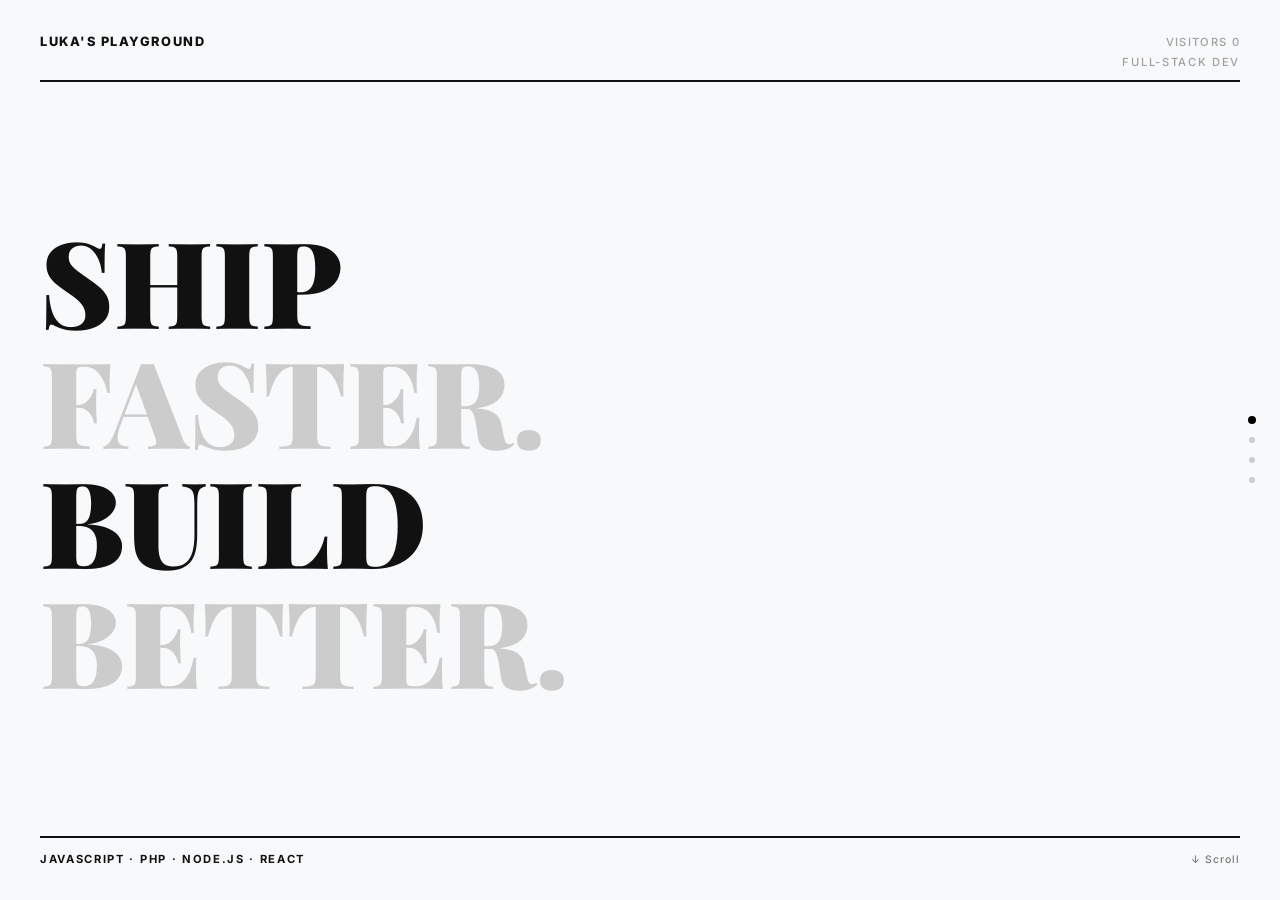
<file: index.html>
<!DOCTYPE html>
<html lang="ko">
<head>
    <meta charset="UTF-8">
    <meta name="viewport" content="width=device-width, initial-scale=1.0">
    <meta name="description" content="개발자 포트폴리오 — Luka's Playground">
    <title>Luka's Playground</title>
    <link rel="icon" type="image/svg+xml" href="favicon.svg">
    <link rel="preconnect" href="https://fonts.googleapis.com">
    <link rel="preconnect" href="https://fonts.gstatic.com" crossorigin>
    <link href="https://fonts.googleapis.com/css2?family=Inter:wght@400;500;600;700;900&family=Playfair+Display:wght@700;900&display=swap" rel="stylesheet">
    <link rel="stylesheet" href="styles.css">
</head>
<body>
<div class="snap-container">

    <!-- Hero Section -->
    <section class="hero" id="home">
      <div class="hero-top">
        <span class="hero-logo">LUKA'S PLAYGROUND</span>
        <div class="hero-meta">
          <span id="visitor-count" class="hero-visitors">VISITORS 0</span>
          <span class="hero-role">FULL-STACK DEV</span>
        </div>
      </div>
      <div class="hero-title-wrap">
        <h1 class="hero-title">
          <span class="verb">SHIP</span><span class="mod">FASTER.</span>
          <span class="verb">BUILD</span><span class="mod">BETTER.</span>
        </h1>
      </div>
      <div class="hero-bottom">
        <span class="hero-stack">JAVASCRIPT · PHP · NODE.JS · REACT</span>
        <span class="hero-scroll">↓ Scroll</span>
      </div>
    </section>

    <!-- About & Skills Section -->
    <section class="about" id="about">
      <div class="container">
        <h2 class="section-header">01 — ABOUT & SKILLS</h2>
        <div class="about-grid">
          <div class="about-bio">
            <h3 class="about-title">사용자 경험과 비즈니스 가치를 극대화하는 <strong>풀스택 개발자</strong>입니다.</h3>
            <p class="about-text">
              빠른 배포와 안정적인 코드 구조를 지향하며, 복잡한 비즈니스 요구나 데이터를 직관적이고 효율적인 서비스로 풀어내는 것에 강점이 있습니다.
              프론트엔드의 디테일한 UI/UX 반응형 구현부터 백엔드 REST API 설계, 데이터베이스 최적화까지 서비스 전반의 완성도를 주도합니다.
            </p>
            <div class="about-highlights">
              <div class="highlight-item">
                <span class="highlight-num">01</span>
                <span class="highlight-text">실무 중심 데이터베이스 & API 구조 설계</span>
              </div>
              <div class="highlight-item">
                <span class="highlight-num">02</span>
                <span class="highlight-text">반응형 UI & 웹 인터랙션 최적화</span>
              </div>
              <div class="highlight-item">
                <span class="highlight-num">03</span>
                <span class="highlight-text">AI 도구 및 패키지 연동 모듈 개발</span>
              </div>
            </div>
          </div>

          <div class="about-skills">
            <div class="skill-group">
              <h4 class="skill-category">FRONTEND</h4>
              <div class="skill-tags">
                <span class="skill-tag">JavaScript (ES6+)</span>
                <span class="skill-tag">React</span>
                <span class="skill-tag">Next.js</span>
                <span class="skill-tag">HTML5 / CSS3</span>
                <span class="skill-tag">Chart.js</span>
              </div>
            </div>
            <div class="skill-group">
              <h4 class="skill-category">BACKEND & DATABASE</h4>
              <div class="skill-tags">
                <span class="skill-tag">Node.js</span>
                <span class="skill-tag">Express</span>
                <span class="skill-tag">PHP</span>
                <span class="skill-tag">CodeIgniter</span>
                <span class="skill-tag">MySQL</span>
                <span class="skill-tag">MongoDB</span>
                <span class="skill-tag">REST API</span>
              </div>
            </div>
            <div class="skill-group">
              <h4 class="skill-category">TOOLS & INTEGRATIONS</h4>
              <div class="skill-tags">
                <span class="skill-tag">Git / GitHub</span>
                <span class="skill-tag">Chrome Ext (MV3)</span>
                <span class="skill-tag">PG 결제 (NicePay / KCP)</span>
                <span class="skill-tag">npm Package</span>
              </div>
            </div>
          </div>
        </div>
      </div>
    </section>

    <!-- Projects Section -->
    <section class="projects" id="projects">
      <div class="container">
        <h2 class="section-header">02 — WORK</h2>
        <div class="project-list">

          <div class="project-row">
            <div class="project-info">
              <div class="project-title-area">
                <span class="project-name">SQL ANALYTICS</span>
                <span class="project-desc">대용량 SQL 분석 시각화 대시보드</span>
              </div>
              <div class="project-tags">
                <span class="tag">SQL</span>
                <span class="tag">Node.js</span>
                <span class="tag">Chart.js</span>
                <span class="tag">MySQL</span>
              </div>
            </div>
            <div class="project-impact">
              <span class="impact-badge">핵심 성과</span>
              <span class="impact-text">실시간 차트 렌더링 및 쿼리 응답 구조 개선</span>
            </div>
            <a href="details/sql-analytics.html" class="project-link" aria-label="View SQL Analytics Dashboard">
              <span>Detail</span> →
            </a>
          </div>

          <div class="project-row">
            <div class="project-info">
              <div class="project-title-area">
                <span class="project-name">TRIP PLANNER</span>
                <span class="project-desc">맞춤형 연계 여행 일정 플래너</span>
              </div>
              <div class="project-tags">
                <span class="tag">React</span>
                <span class="tag">Node.js</span>
                <span class="tag">MongoDB</span>
              </div>
            </div>
            <div class="project-impact">
              <span class="impact-badge">핵심 성과</span>
              <span class="impact-text">사용자 동선 기반 데이터 모델링 및 일정 CRUD</span>
            </div>
            <a href="details/trip-planner.html" class="project-link" aria-label="Visit Trip Planner">
              <span>Detail</span> →
            </a>
          </div>

          <div class="project-row">
            <div class="project-info">
              <div class="project-title-area">
                <span class="project-name">AIKIT</span>
                <span class="project-desc">AI 연동 자동화 툴킷 npm 패키지</span>
              </div>
              <div class="project-tags">
                <span class="tag">JavaScript</span>
                <span class="tag">npm</span>
                <span class="tag">AI API</span>
              </div>
            </div>
            <div class="project-impact">
              <span class="impact-badge">핵심 성과</span>
              <span class="impact-text">모듈화 패키지 배포 및 비동기 API 처리 단순화</span>
            </div>
            <a href="details/aikit.html" class="project-link" aria-label="Visit AIKit">
              <span>Detail</span> →
            </a>
          </div>

          <div class="project-row">
            <div class="project-info">
              <div class="project-title-area">
                <span class="project-name">AUTO WARRANTY</span>
                <span class="project-desc">자동차 보증 관리 플랫폼</span>
              </div>
              <div class="project-tags">
                <span class="tag">MySQL</span>
                <span class="tag">REST API</span>
                <span class="tag">PHP</span>
              </div>
            </div>
            <div class="project-impact">
              <span class="impact-badge">핵심 성과</span>
              <span class="impact-text">보증 이력 추적 API 모듈 및 조회 트랜잭션 구축</span>
            </div>
            <a href="details/auto-warranty.html" class="project-link" aria-label="Visit Auto Warranty Platform">
              <span>Detail</span> →
            </a>
          </div>

          <div class="project-row">
            <div class="project-info">
              <div class="project-title-area">
                <span class="project-name">ENTERPRISE LMS</span>
                <span class="project-desc">기업형 통합 학습 관리 시스템</span>
              </div>
              <div class="project-tags">
                <span class="tag">CodeIgniter</span>
                <span class="tag">MySQL</span>
              </div>
            </div>
            <div class="project-impact">
              <span class="impact-badge private-badge">비즈니스 프로젝트</span>
              <span class="impact-text">대규모 수강생 권한 제어 및 강의 진도율 트래킹</span>
            </div>
            <div class="project-link disabled">
              <span>Internal</span>
            </div>
          </div>

          <div class="project-row">
            <div class="project-info">
              <div class="project-title-area">
                <span class="project-name">GROUP BUY</span>
                <span class="project-desc">크론 기반 배치 결제 공동구매 서비스</span>
              </div>
              <div class="project-tags">
                <span class="tag">NicePay</span>
                <span class="tag">Cron Batch</span>
                <span class="tag">PHP</span>
              </div>
            </div>
            <div class="project-impact">
              <span class="impact-badge">핵심 성과</span>
              <span class="impact-text">예약 결제 인터페이스 및 배치 자동 결제 시스템 구축</span>
            </div>
            <a href="details/group-buy.html" class="project-link" aria-label="View Group Buy project">
              <span>Detail</span> →
            </a>
          </div>

          <div class="project-row">
            <div class="project-info">
              <div class="project-title-area">
                <span class="project-name">BIO RESEARCH CMS</span>
                <span class="project-desc">바이오 연구 데이터 다국어 CMS</span>
              </div>
              <div class="project-tags">
                <span class="tag">MVC</span>
                <span class="tag">다국어 i18n</span>
                <span class="tag">PHP</span>
              </div>
            </div>
            <div class="project-impact">
              <span class="impact-badge">핵심 성과</span>
              <span class="impact-text">다국어 데이터베이스 스키마 설계 및 동적 콘텐츠 제공</span>
            </div>
            <a href="details/bio-research-cms.html" class="project-link" aria-label="Visit Bio Research CMS">
              <span>Detail</span> →
            </a>
          </div>

          <div class="project-row">
            <div class="project-info">
              <div class="project-title-area">
                <span class="project-name">SUBSCRIPTION E-C</span>
                <span class="project-desc">정기 결제 커머스 플랫폼</span>
              </div>
              <div class="project-tags">
                <span class="tag">KCP PG</span>
                <span class="tag">MySQL</span>
              </div>
            </div>
            <div class="project-impact">
              <span class="impact-badge private-badge">비즈니스 프로젝트</span>
              <span class="impact-text">정기 결제 토큰화 연동 및 구독 주기 관리</span>
            </div>
            <div class="project-link disabled">
              <span>Internal</span>
            </div>
          </div>

          <div class="project-row">
            <div class="project-info">
              <div class="project-title-area">
                <span class="project-name">FILE MANAGER</span>
                <span class="project-desc">웹 기반 에디터 포함 파일 매니저</span>
              </div>
              <div class="project-tags">
                <span class="tag">JS</span>
                <span class="tag">CodeMirror</span>
              </div>
            </div>
            <div class="project-impact">
              <span class="impact-badge">핵심 성과</span>
              <span class="impact-text">실시간 텍스트 에디팅 및 트리 구조 파일 탐색기</span>
            </div>
            <a href="details/file-manager.html" class="project-link" aria-label="View File Manager demo">
              <span>Detail</span> →
            </a>
          </div>

          <div class="project-row">
            <div class="project-info">
              <div class="project-title-area">
                <span class="project-name">TICKET TIMER</span>
                <span class="project-desc">티켓팅 타임 타이머 크롬 익스텐션</span>
              </div>
              <div class="project-tags">
                <span class="tag">JavaScript</span>
                <span class="tag">Chrome Ext MV3</span>
              </div>
            </div>
            <div class="project-impact">
              <span class="impact-badge">핵심 성과</span>
              <span class="impact-text">서버 타임 동기화 및 백그라운드 서비스 워커 처리</span>
            </div>
            <a href="details/ticket-timer.html" class="project-link" aria-label="View Ticket Timer on GitHub">
              <span>Detail</span> →
            </a>
          </div>

          <div class="project-row">
            <div class="project-info">
              <div class="project-title-area">
                <span class="project-name">TUTORIAL COLLECTION</span>
                <span class="project-desc">웹 핵심 기술 실습 예제 및 튜토리얼 (33개)</span>
              </div>
              <div class="project-tags">
                <span class="tag">Vanilla JS</span>
                <span class="tag">React</span>
                <span class="tag">Next.js</span>
              </div>
            </div>
            <div class="project-impact">
              <span class="impact-badge">핵심 성과</span>
              <span class="impact-text">프론트엔드 개념 실습 및 인터랙티브 샘플 모음</span>
            </div>
            <a href="details/tutorial.html" class="project-link" aria-label="View Tutorial Collection">
              <span>Detail</span> →
            </a>
          </div>

          <div class="project-row project-row--more">
            <div class="project-info">
              <div class="project-title-area">
                <span class="project-name">MORE REPOSITORIES</span>
                <span class="project-desc">GitHub 전체 오픈소스 레포지토리 탐색</span>
              </div>
            </div>
            <a href="https://github.com/lukaPlayground" target="_blank" rel="noopener" class="project-link" aria-label="View all repositories on GitHub">
              <span>GitHub</span> →
            </a>
          </div>

        </div>
      </div>
    </section>

    <!-- Contact Section -->
    <section class="contact" id="contact">
      <h2 class="section-header contact-header">03 — CONTACT</h2>
      <div class="contact-title-wrap">
        <h2 class="contact-title">LET'S<br>WORK.</h2>
      </div>
      <div class="contact-footer">
        <a href="https://github.com/lukaPlayground" target="_blank" rel="noopener" class="contact-link">GITHUB</a>
        <a href="mailto:lukaplayground2026@gmail.com" class="contact-link">EMAIL</a>
      </div>
    </section>

</div>

<nav class="dot-nav" aria-label="Section navigation">
  <button class="dot active" data-section="home" aria-label="Intro"></button>
  <button class="dot" data-section="about" aria-label="About"></button>
  <button class="dot" data-section="projects" aria-label="Work"></button>
  <button class="dot" data-section="contact" aria-label="Contact"></button>
</nav>

<script src="script.js"></script>
</body>
</html>
</file>
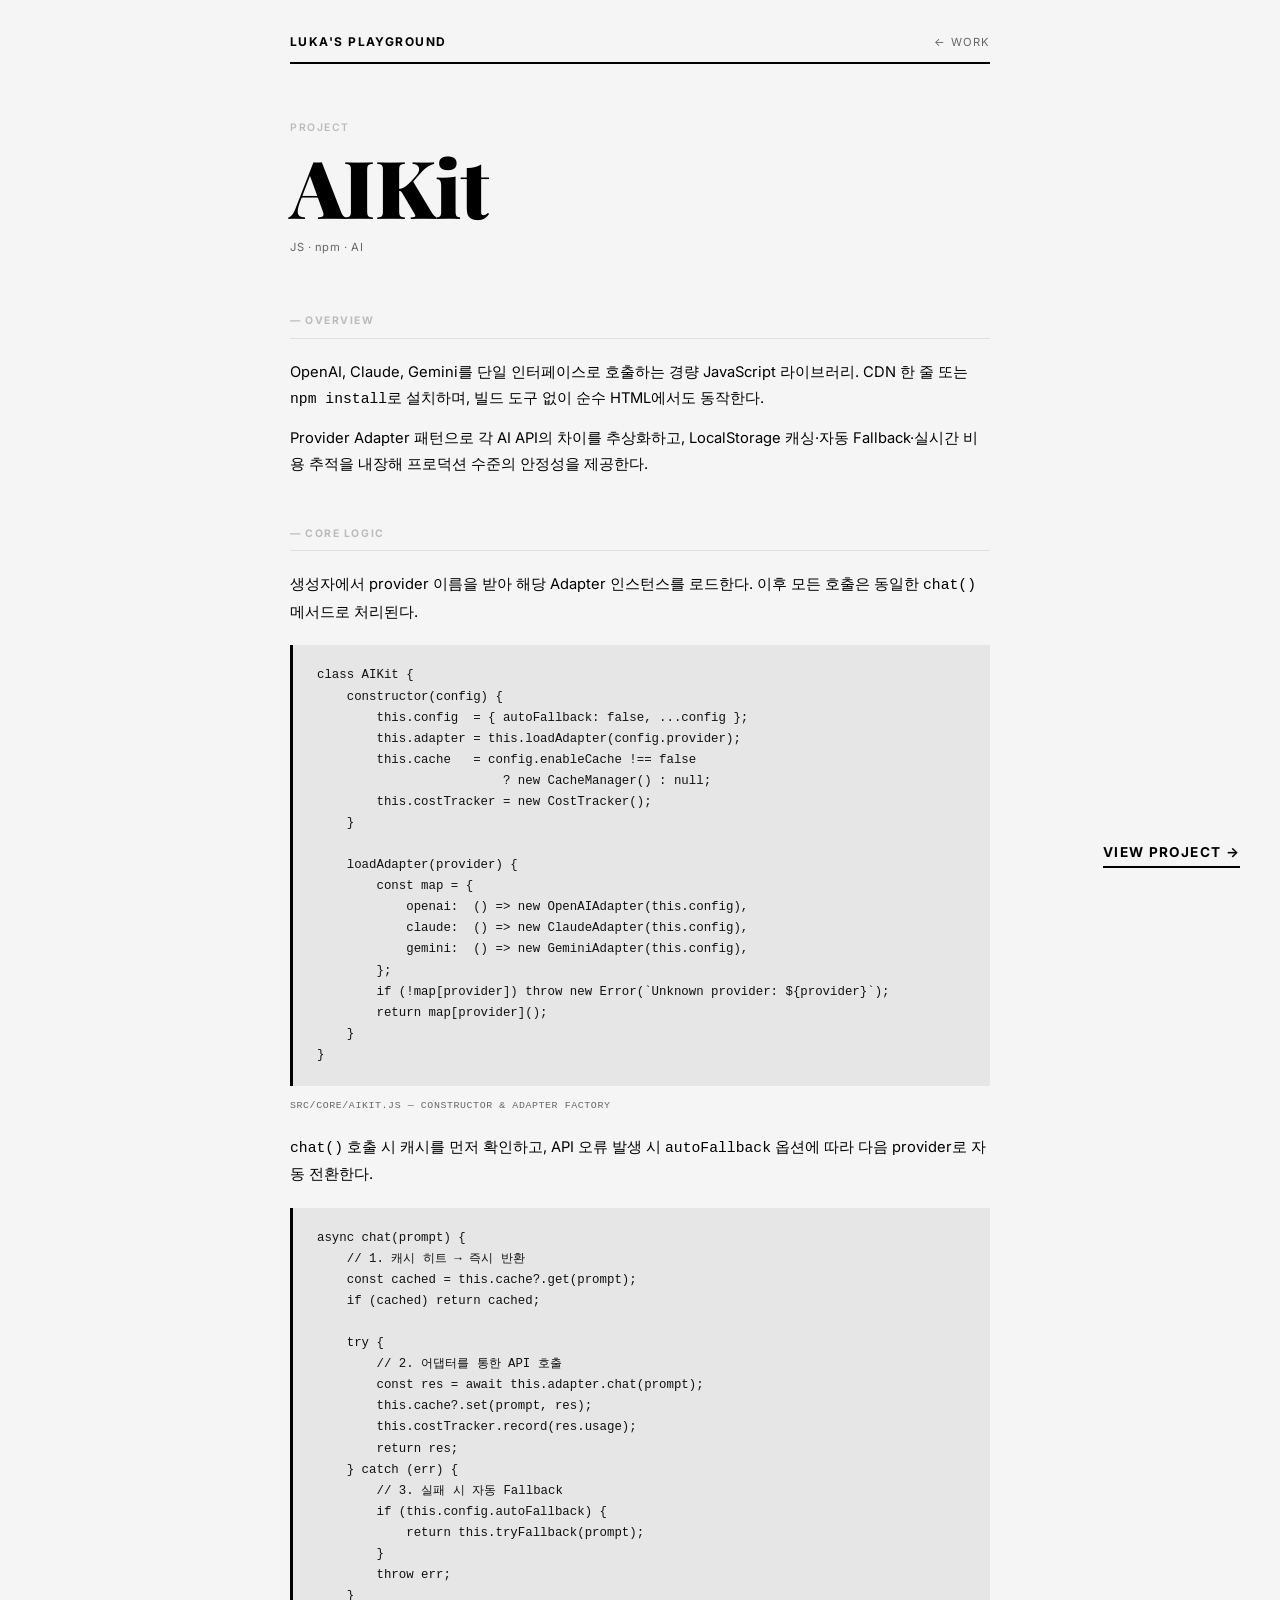
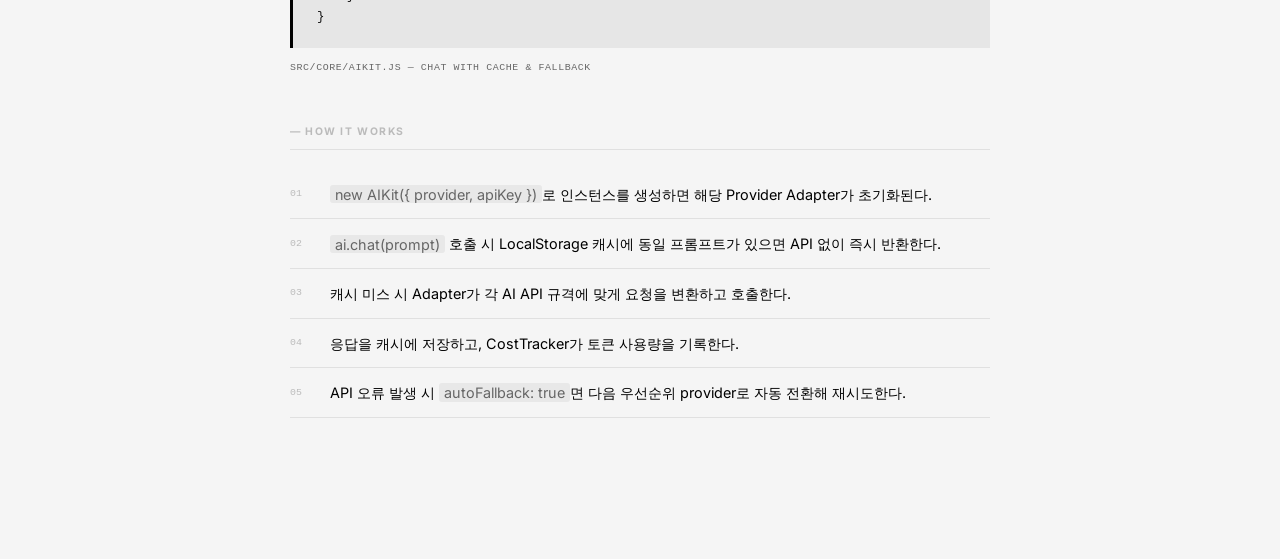
<file: details/aikit.html>
<!DOCTYPE html>
<html lang="ko">
<head>
  <meta charset="UTF-8">
  <meta name="viewport" content="width=device-width, initial-scale=1.0">
  <title>AIKit — Luka's Playground</title>
  <link rel="icon" type="image/svg+xml" href="../favicon.svg">
  <link rel="preconnect" href="https://fonts.googleapis.com">
  <link rel="preconnect" href="https://fonts.gstatic.com" crossorigin>
  <link href="https://fonts.googleapis.com/css2?family=Inter:wght@400;500;600;700;900&family=Playfair+Display:wght@700;900&display=swap" rel="stylesheet">
  <link rel="stylesheet" href="detail.css">
</head>
<body>
<div class="page">

  <header class="top-bar">
    <a href="../index.html" class="site-name">Luka's Playground</a>
    <a href="../index.html#projects" class="back-link">← Work</a>
  </header>

  <div class="project-header">
    <p class="project-label">Project</p>
    <h1 class="project-title">AIKit</h1>
    <p class="project-tags">JS · npm · AI</p>
  </div>

  <section class="section">
    <p class="section-label">— Overview</p>
    <p class="section-text">
      OpenAI, Claude, Gemini를 단일 인터페이스로 호출하는 경량 JavaScript 라이브러리.
      CDN 한 줄 또는 <code>npm install</code>로 설치하며,
      빌드 도구 없이 순수 HTML에서도 동작한다.
    </p>
    <p class="section-text">
      Provider Adapter 패턴으로 각 AI API의 차이를 추상화하고,
      LocalStorage 캐싱·자동 Fallback·실시간 비용 추적을 내장해
      프로덕션 수준의 안정성을 제공한다.
    </p>
  </section>

  <section class="section">
    <p class="section-label">— Core Logic</p>
    <p class="section-text">
      생성자에서 provider 이름을 받아 해당 Adapter 인스턴스를 로드한다.
      이후 모든 호출은 동일한 <code>chat()</code> 메서드로 처리된다.
    </p>
    <div class="code-block"><pre>class AIKit {
    constructor(config) {
        this.config  = { autoFallback: false, ...config };
        this.adapter = this.loadAdapter(config.provider);
        this.cache   = config.enableCache !== false
                         ? new CacheManager() : null;
        this.costTracker = new CostTracker();
    }

    loadAdapter(provider) {
        const map = {
            openai:  () => new OpenAIAdapter(this.config),
            claude:  () => new ClaudeAdapter(this.config),
            gemini:  () => new GeminiAdapter(this.config),
        };
        if (!map[provider]) throw new Error(`Unknown provider: ${provider}`);
        return map[provider]();
    }
}</pre></div>
    <p class="code-caption">src/core/AIKit.js — constructor & adapter factory</p>

    <p class="section-text">
      <code>chat()</code> 호출 시 캐시를 먼저 확인하고, API 오류 발생 시
      <code>autoFallback</code> 옵션에 따라 다음 provider로 자동 전환한다.
    </p>
    <div class="code-block"><pre>async chat(prompt) {
    // 1. 캐시 히트 → 즉시 반환
    const cached = this.cache?.get(prompt);
    if (cached) return cached;

    try {
        // 2. 어댑터를 통한 API 호출
        const res = await this.adapter.chat(prompt);
        this.cache?.set(prompt, res);
        this.costTracker.record(res.usage);
        return res;
    } catch (err) {
        // 3. 실패 시 자동 Fallback
        if (this.config.autoFallback) {
            return this.tryFallback(prompt);
        }
        throw err;
    }
}</pre></div>
    <p class="code-caption">src/core/AIKit.js — chat with cache & fallback</p>
  </section>

  <section class="section">
    <p class="section-label">— How It Works</p>
    <ol class="flow-list">
      <li><code>new AIKit({ provider, apiKey })</code>로 인스턴스를 생성하면 해당 Provider Adapter가 초기화된다.</li>
      <li><code>ai.chat(prompt)</code> 호출 시 LocalStorage 캐시에 동일 프롬프트가 있으면 API 없이 즉시 반환한다.</li>
      <li>캐시 미스 시 Adapter가 각 AI API 규격에 맞게 요청을 변환하고 호출한다.</li>
      <li>응답을 캐시에 저장하고, CostTracker가 토큰 사용량을 기록한다.</li>
      <li>API 오류 발생 시 <code>autoFallback: true</code>면 다음 우선순위 provider로 자동 전환해 재시도한다.</li>
    </ol>
  </section>

  <div class="cta">
    <a href="https://lukaplayground.github.io/aikit/" target="_blank" rel="noopener" class="cta-link">View Project →</a>
  </div>

</div>
</body>
</html>
</file>
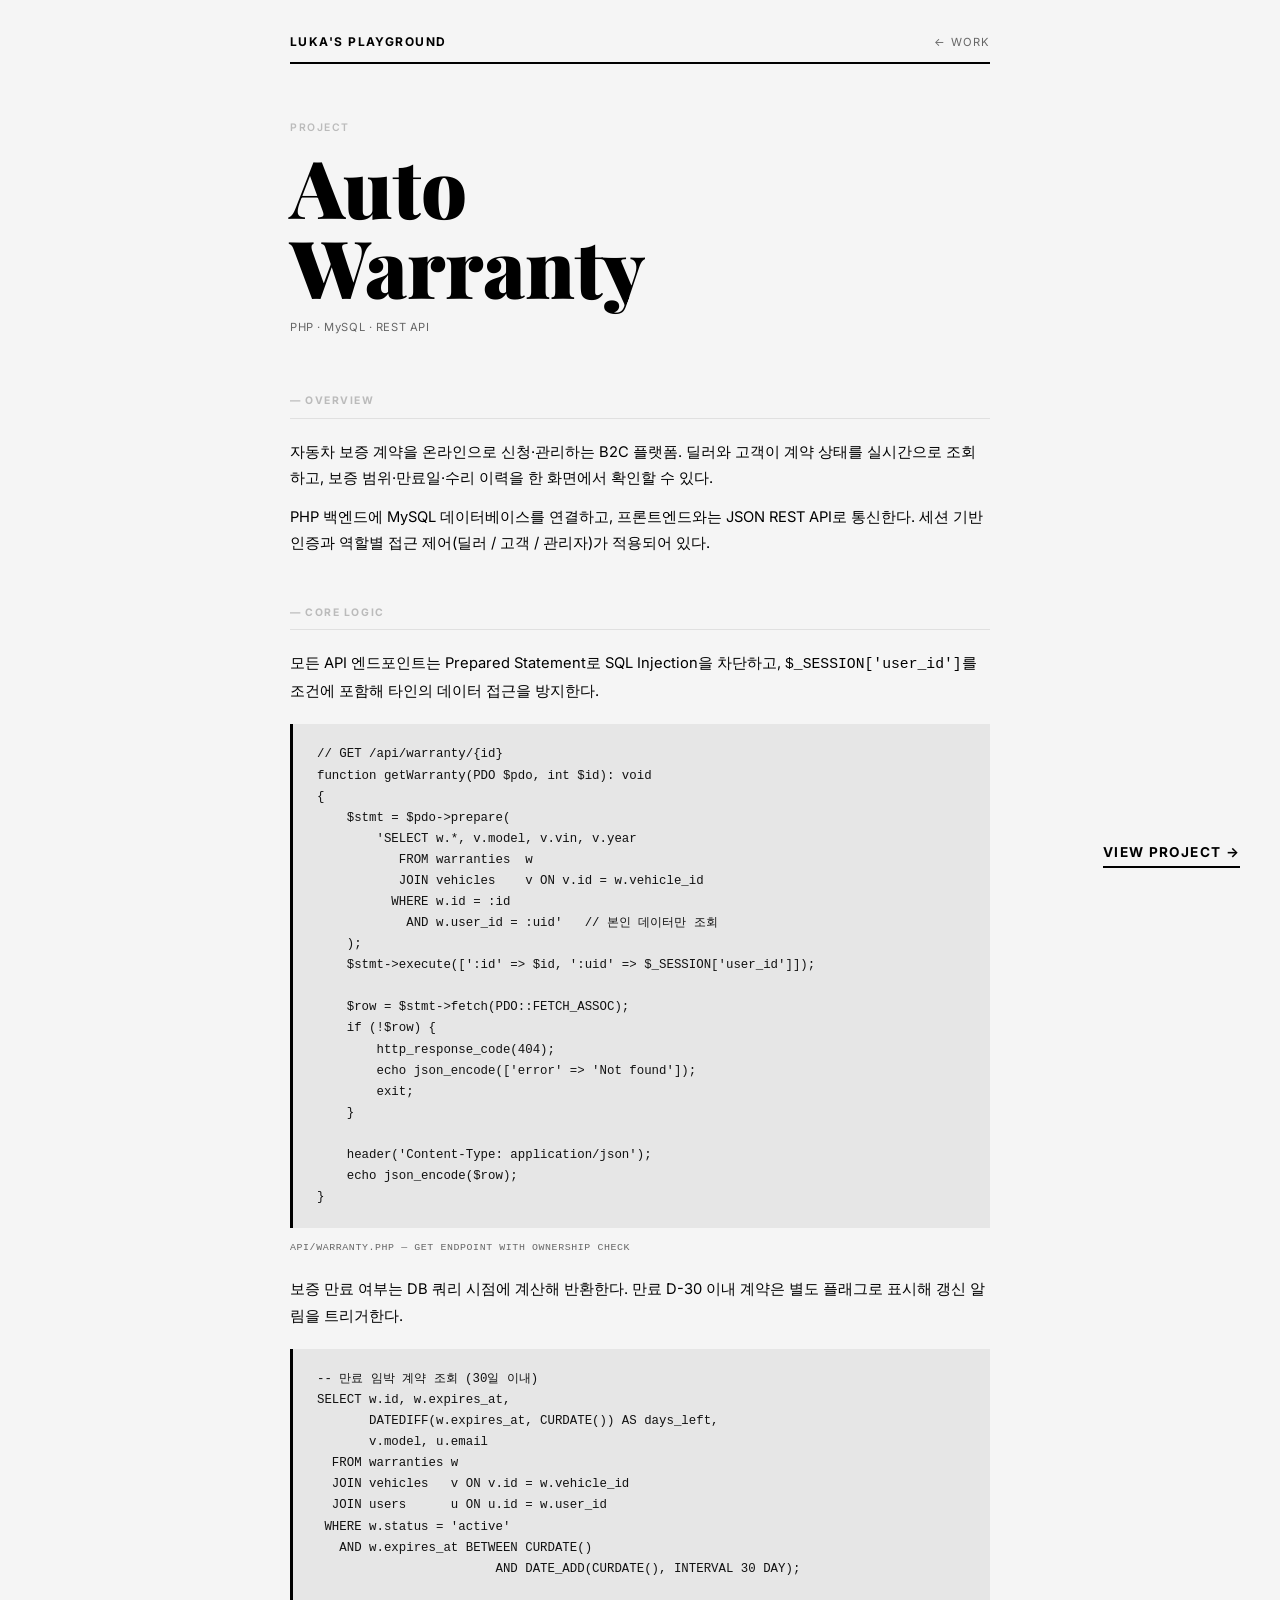
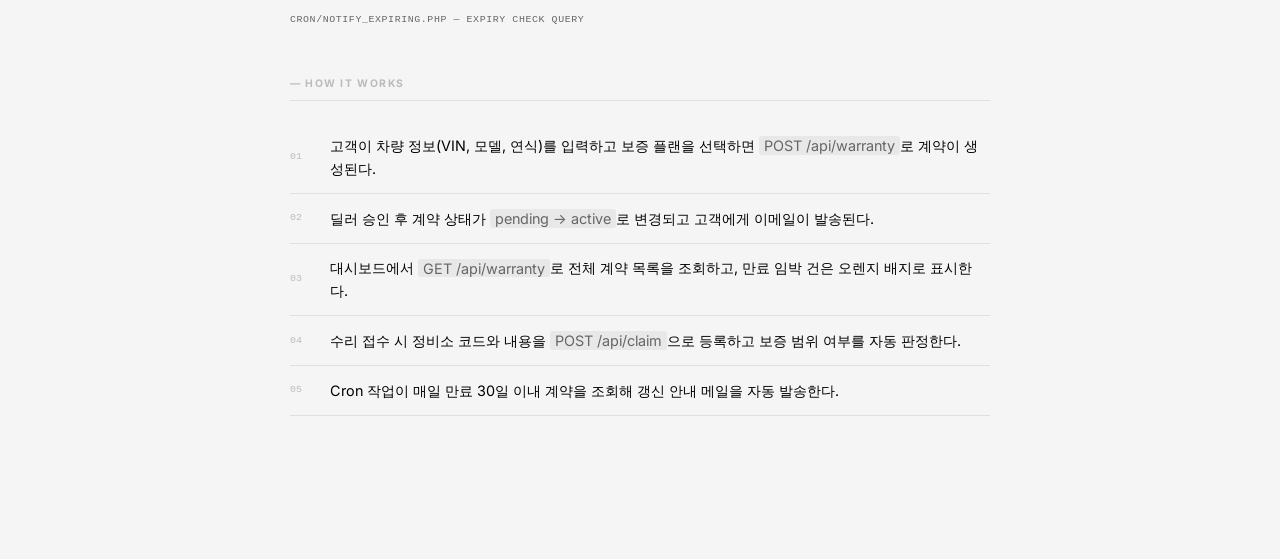
<file: details/auto-warranty.html>
<!DOCTYPE html>
<html lang="ko">
<head>
  <meta charset="UTF-8">
  <meta name="viewport" content="width=device-width, initial-scale=1.0">
  <title>Auto Warranty — Luka's Playground</title>
  <link rel="icon" type="image/svg+xml" href="../favicon.svg">
  <link rel="preconnect" href="https://fonts.googleapis.com">
  <link rel="preconnect" href="https://fonts.gstatic.com" crossorigin>
  <link href="https://fonts.googleapis.com/css2?family=Inter:wght@400;500;600;700;900&family=Playfair+Display:wght@700;900&display=swap" rel="stylesheet">
  <link rel="stylesheet" href="detail.css">
</head>
<body>
<div class="page">

  <header class="top-bar">
    <a href="../index.html" class="site-name">Luka's Playground</a>
    <a href="../index.html#projects" class="back-link">← Work</a>
  </header>

  <div class="project-header">
    <p class="project-label">Project</p>
    <h1 class="project-title">Auto<br>Warranty</h1>
    <p class="project-tags">PHP · MySQL · REST API</p>
  </div>

  <section class="section">
    <p class="section-label">— Overview</p>
    <p class="section-text">
      자동차 보증 계약을 온라인으로 신청·관리하는 B2C 플랫폼.
      딜러와 고객이 계약 상태를 실시간으로 조회하고,
      보증 범위·만료일·수리 이력을 한 화면에서 확인할 수 있다.
    </p>
    <p class="section-text">
      PHP 백엔드에 MySQL 데이터베이스를 연결하고,
      프론트엔드와는 JSON REST API로 통신한다.
      세션 기반 인증과 역할별 접근 제어(딜러 / 고객 / 관리자)가 적용되어 있다.
    </p>
  </section>

  <section class="section">
    <p class="section-label">— Core Logic</p>
    <p class="section-text">
      모든 API 엔드포인트는 Prepared Statement로 SQL Injection을 차단하고,
      <code>$_SESSION['user_id']</code>를 조건에 포함해 타인의 데이터 접근을 방지한다.
    </p>
    <div class="code-block"><pre>// GET /api/warranty/{id}
function getWarranty(PDO $pdo, int $id): void
{
    $stmt = $pdo->prepare(
        'SELECT w.*, v.model, v.vin, v.year
           FROM warranties  w
           JOIN vehicles    v ON v.id = w.vehicle_id
          WHERE w.id = :id
            AND w.user_id = :uid'   // 본인 데이터만 조회
    );
    $stmt->execute([':id' => $id, ':uid' => $_SESSION['user_id']]);

    $row = $stmt->fetch(PDO::FETCH_ASSOC);
    if (!$row) {
        http_response_code(404);
        echo json_encode(['error' => 'Not found']);
        exit;
    }

    header('Content-Type: application/json');
    echo json_encode($row);
}</pre></div>
    <p class="code-caption">api/warranty.php — GET endpoint with ownership check</p>

    <p class="section-text">
      보증 만료 여부는 DB 쿼리 시점에 계산해 반환한다.
      만료 D-30 이내 계약은 별도 플래그로 표시해 갱신 알림을 트리거한다.
    </p>
    <div class="code-block"><pre>-- 만료 임박 계약 조회 (30일 이내)
SELECT w.id, w.expires_at,
       DATEDIFF(w.expires_at, CURDATE()) AS days_left,
       v.model, u.email
  FROM warranties w
  JOIN vehicles   v ON v.id = w.vehicle_id
  JOIN users      u ON u.id = w.user_id
 WHERE w.status = 'active'
   AND w.expires_at BETWEEN CURDATE()
                        AND DATE_ADD(CURDATE(), INTERVAL 30 DAY);</pre></div>
    <p class="code-caption">cron/notify_expiring.php — expiry check query</p>
  </section>

  <section class="section">
    <p class="section-label">— How It Works</p>
    <ol class="flow-list">
      <li>고객이 차량 정보(VIN, 모델, 연식)를 입력하고 보증 플랜을 선택하면 <code>POST /api/warranty</code>로 계약이 생성된다.</li>
      <li>딜러 승인 후 계약 상태가 <code>pending → active</code>로 변경되고 고객에게 이메일이 발송된다.</li>
      <li>대시보드에서 <code>GET /api/warranty</code>로 전체 계약 목록을 조회하고, 만료 임박 건은 오렌지 배지로 표시한다.</li>
      <li>수리 접수 시 정비소 코드와 내용을 <code>POST /api/claim</code>으로 등록하고 보증 범위 여부를 자동 판정한다.</li>
      <li>Cron 작업이 매일 만료 30일 이내 계약을 조회해 갱신 안내 메일을 자동 발송한다.</li>
    </ol>
  </section>

  <div class="cta">
    <a href="https://rayda.co.kr" target="_blank" rel="noopener" class="cta-link">View Project →</a>
  </div>

</div>
</body>
</html>
</file>
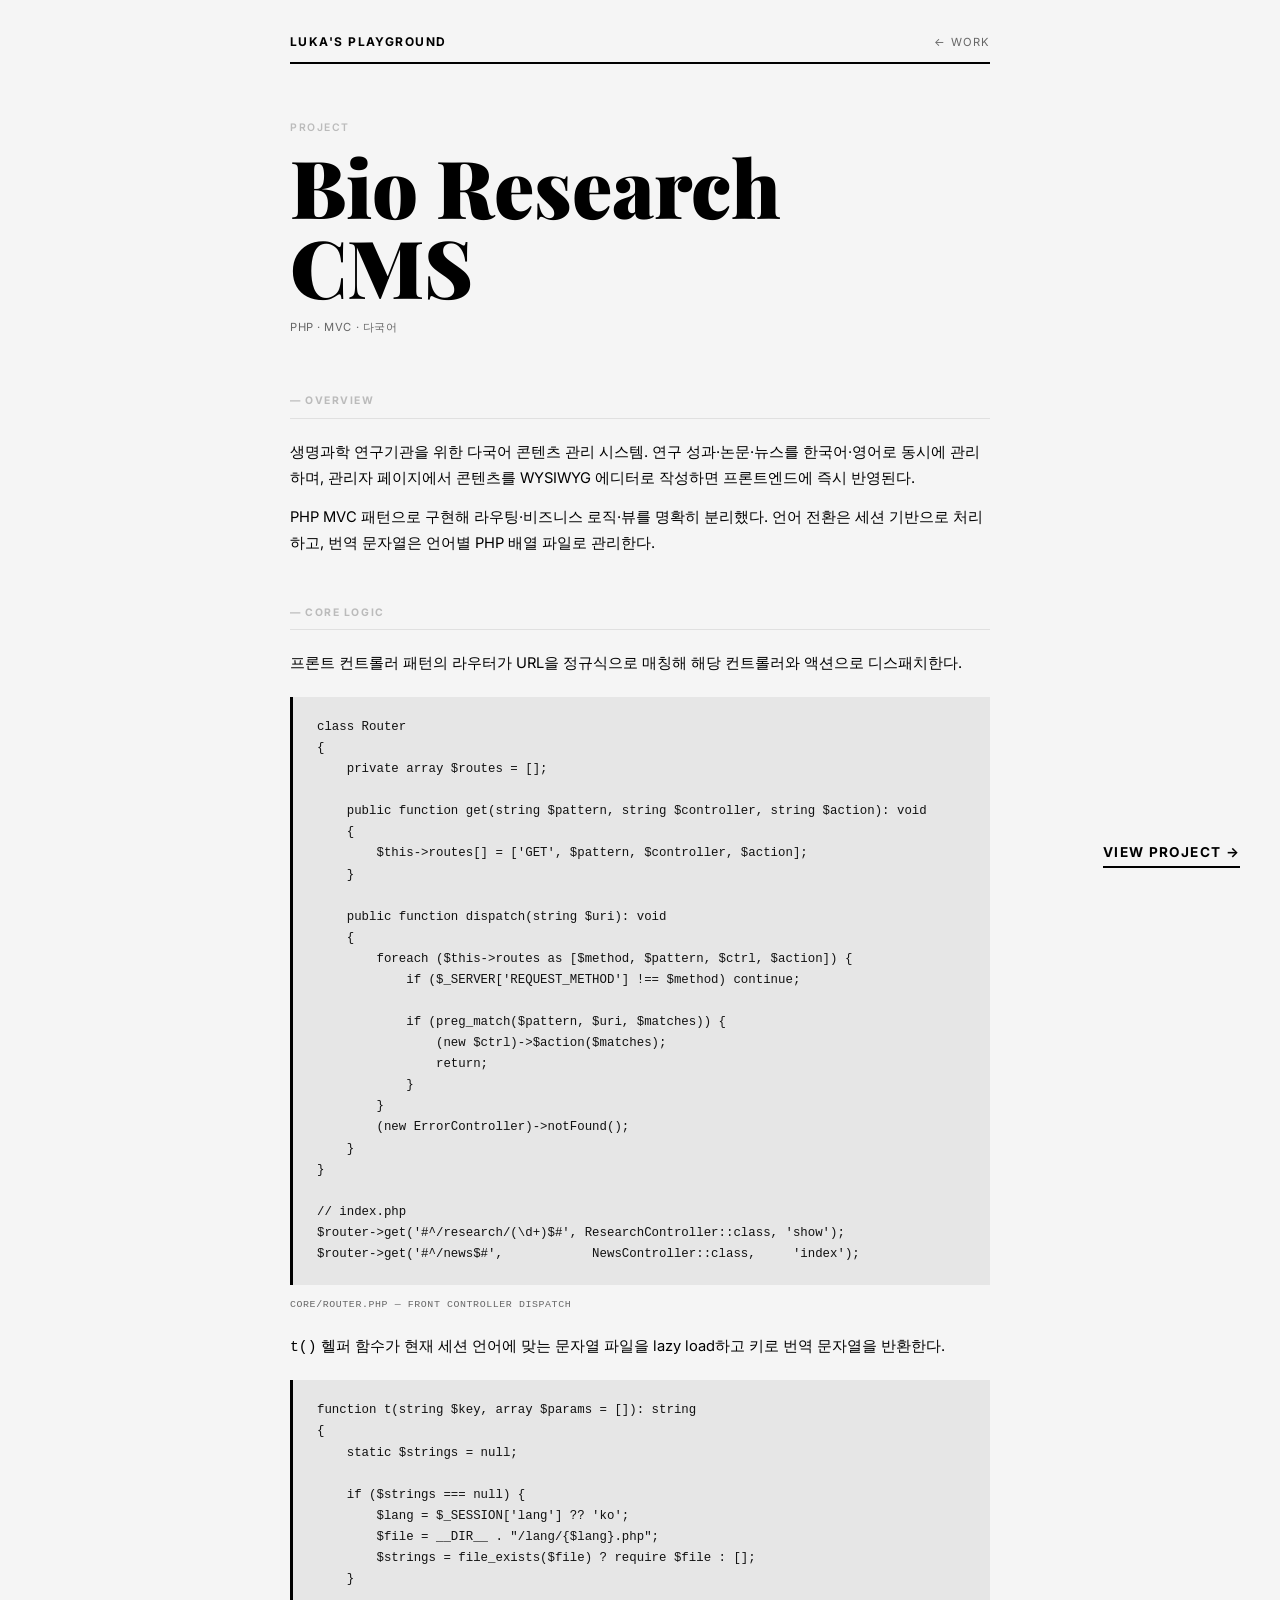
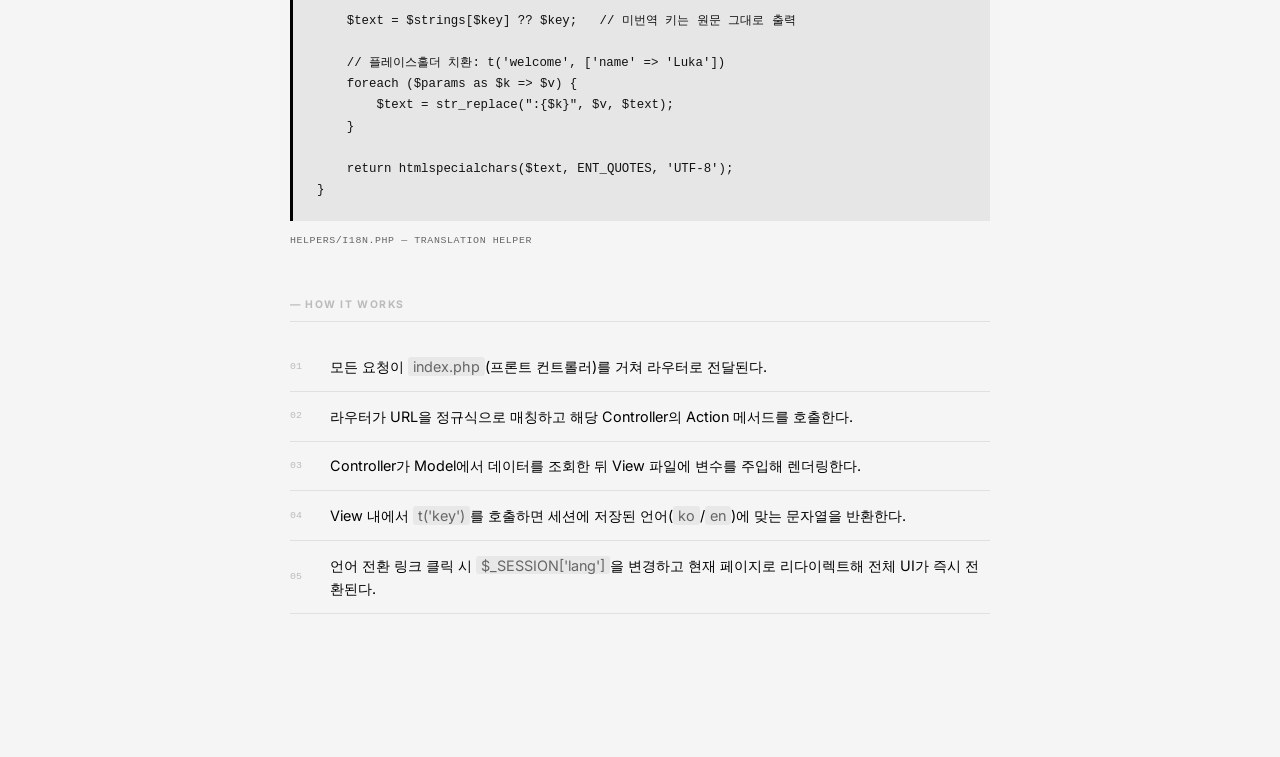
<file: details/bio-research-cms.html>
<!DOCTYPE html>
<html lang="ko">
<head>
  <meta charset="UTF-8">
  <meta name="viewport" content="width=device-width, initial-scale=1.0">
  <title>Bio Research CMS — Luka's Playground</title>
  <link rel="icon" type="image/svg+xml" href="../favicon.svg">
  <link rel="preconnect" href="https://fonts.googleapis.com">
  <link rel="preconnect" href="https://fonts.gstatic.com" crossorigin>
  <link href="https://fonts.googleapis.com/css2?family=Inter:wght@400;500;600;700;900&family=Playfair+Display:wght@700;900&display=swap" rel="stylesheet">
  <link rel="stylesheet" href="detail.css">
</head>
<body>
<div class="page">

  <header class="top-bar">
    <a href="../index.html" class="site-name">Luka's Playground</a>
    <a href="../index.html#projects" class="back-link">← Work</a>
  </header>

  <div class="project-header">
    <p class="project-label">Project</p>
    <h1 class="project-title">Bio Research<br>CMS</h1>
    <p class="project-tags">PHP · MVC · 다국어</p>
  </div>

  <section class="section">
    <p class="section-label">— Overview</p>
    <p class="section-text">
      생명과학 연구기관을 위한 다국어 콘텐츠 관리 시스템.
      연구 성과·논문·뉴스를 한국어·영어로 동시에 관리하며,
      관리자 페이지에서 콘텐츠를 WYSIWYG 에디터로 작성하면
      프론트엔드에 즉시 반영된다.
    </p>
    <p class="section-text">
      PHP MVC 패턴으로 구현해 라우팅·비즈니스 로직·뷰를 명확히 분리했다.
      언어 전환은 세션 기반으로 처리하고, 번역 문자열은 언어별 PHP 배열 파일로 관리한다.
    </p>
  </section>

  <section class="section">
    <p class="section-label">— Core Logic</p>
    <p class="section-text">
      프론트 컨트롤러 패턴의 라우터가 URL을 정규식으로 매칭해
      해당 컨트롤러와 액션으로 디스패치한다.
    </p>
    <div class="code-block"><pre>class Router
{
    private array $routes = [];

    public function get(string $pattern, string $controller, string $action): void
    {
        $this->routes[] = ['GET', $pattern, $controller, $action];
    }

    public function dispatch(string $uri): void
    {
        foreach ($this->routes as [$method, $pattern, $ctrl, $action]) {
            if ($_SERVER['REQUEST_METHOD'] !== $method) continue;

            if (preg_match($pattern, $uri, $matches)) {
                (new $ctrl)->$action($matches);
                return;
            }
        }
        (new ErrorController)->notFound();
    }
}

// index.php
$router->get('#^/research/(\d+)$#', ResearchController::class, 'show');
$router->get('#^/news$#',            NewsController::class,     'index');</pre></div>
    <p class="code-caption">core/Router.php — front controller dispatch</p>

    <p class="section-text">
      <code>t()</code> 헬퍼 함수가 현재 세션 언어에 맞는 문자열 파일을 lazy load하고
      키로 번역 문자열을 반환한다.
    </p>
    <div class="code-block"><pre>function t(string $key, array $params = []): string
{
    static $strings = null;

    if ($strings === null) {
        $lang = $_SESSION['lang'] ?? 'ko';
        $file = __DIR__ . "/lang/{$lang}.php";
        $strings = file_exists($file) ? require $file : [];
    }

    $text = $strings[$key] ?? $key;   // 미번역 키는 원문 그대로 출력

    // 플레이스홀더 치환: t('welcome', ['name' => 'Luka'])
    foreach ($params as $k => $v) {
        $text = str_replace(":{$k}", $v, $text);
    }

    return htmlspecialchars($text, ENT_QUOTES, 'UTF-8');
}</pre></div>
    <p class="code-caption">helpers/i18n.php — translation helper</p>
  </section>

  <section class="section">
    <p class="section-label">— How It Works</p>
    <ol class="flow-list">
      <li>모든 요청이 <code>index.php</code>(프론트 컨트롤러)를 거쳐 라우터로 전달된다.</li>
      <li>라우터가 URL을 정규식으로 매칭하고 해당 Controller의 Action 메서드를 호출한다.</li>
      <li>Controller가 Model에서 데이터를 조회한 뒤 View 파일에 변수를 주입해 렌더링한다.</li>
      <li>View 내에서 <code>t('key')</code>를 호출하면 세션에 저장된 언어(<code>ko</code>/<code>en</code>)에 맞는 문자열을 반환한다.</li>
      <li>언어 전환 링크 클릭 시 <code>$_SESSION['lang']</code>을 변경하고 현재 페이지로 리다이렉트해 전체 UI가 즉시 전환된다.</li>
    </ol>
  </section>

  <div class="cta">
    <a href="https://biofdnc.com" target="_blank" rel="noopener" class="cta-link">View Project →</a>
  </div>

</div>
</body>
</html>
</file>
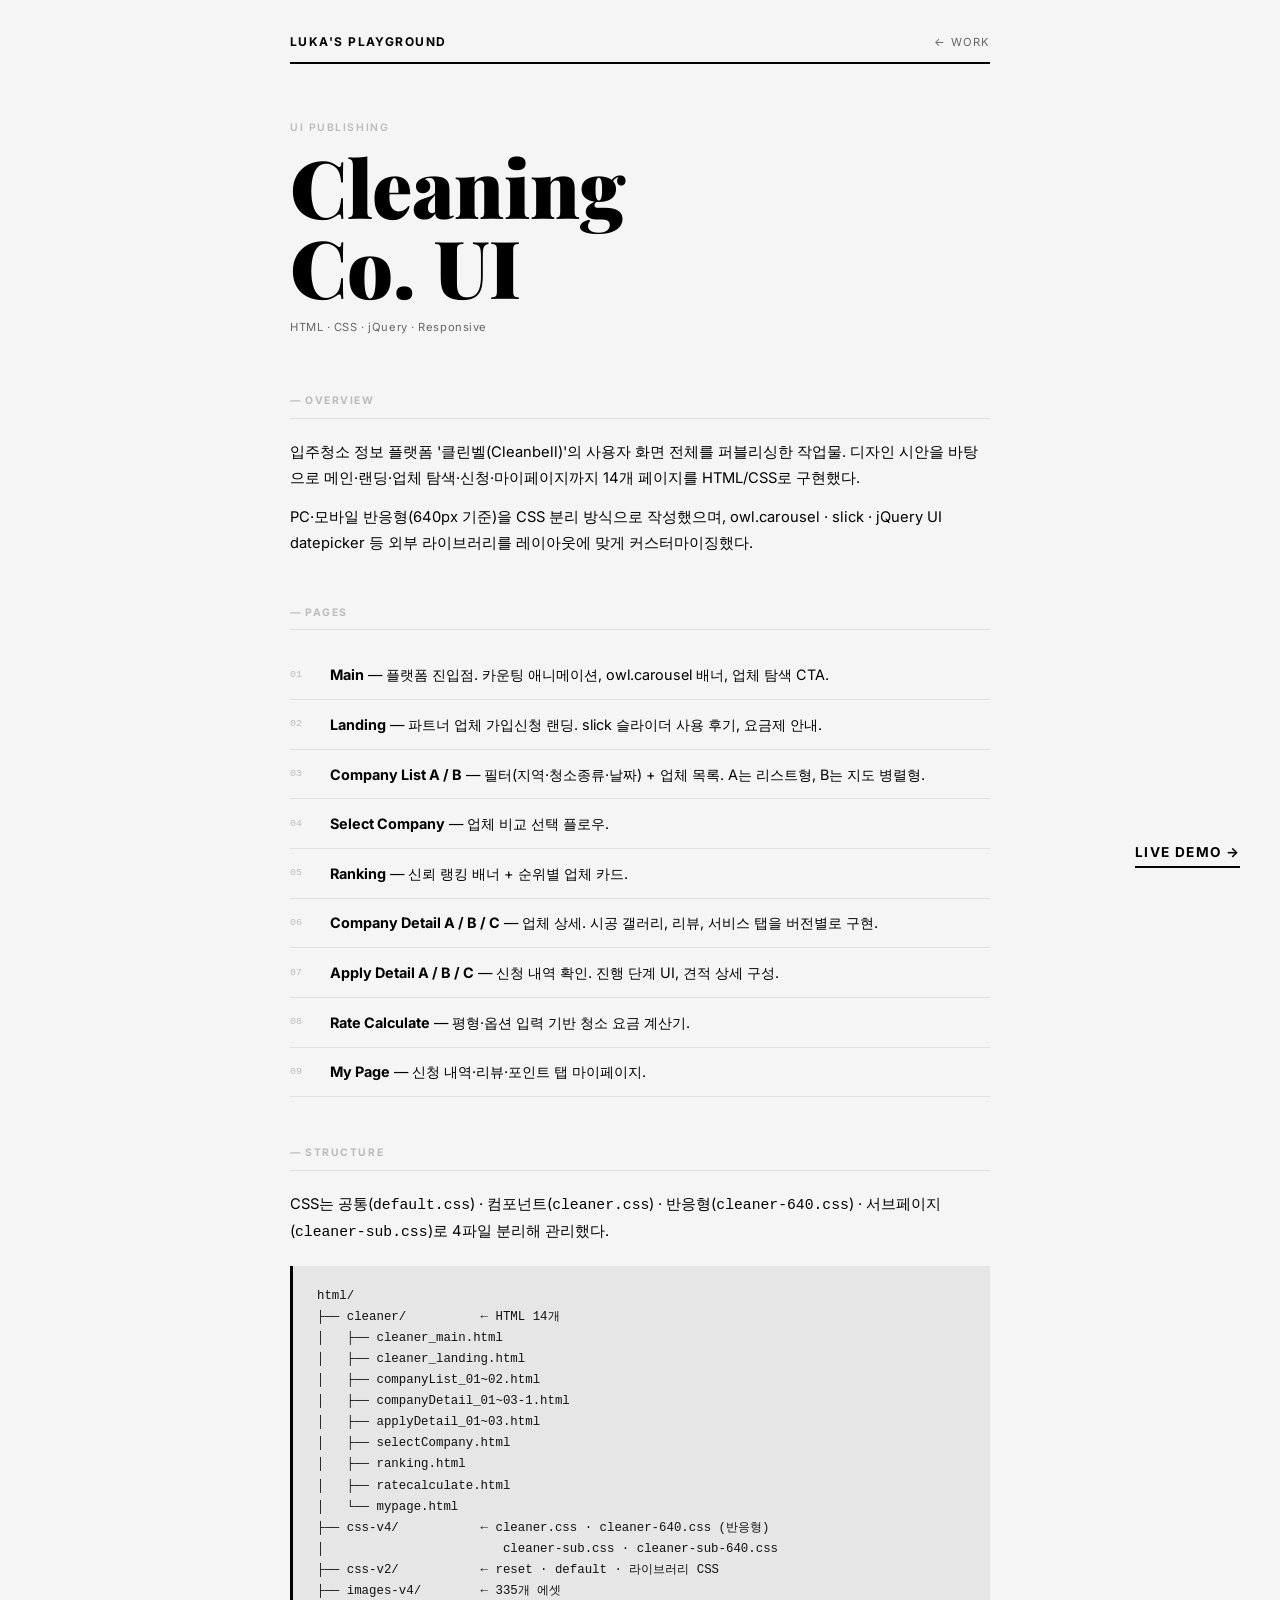
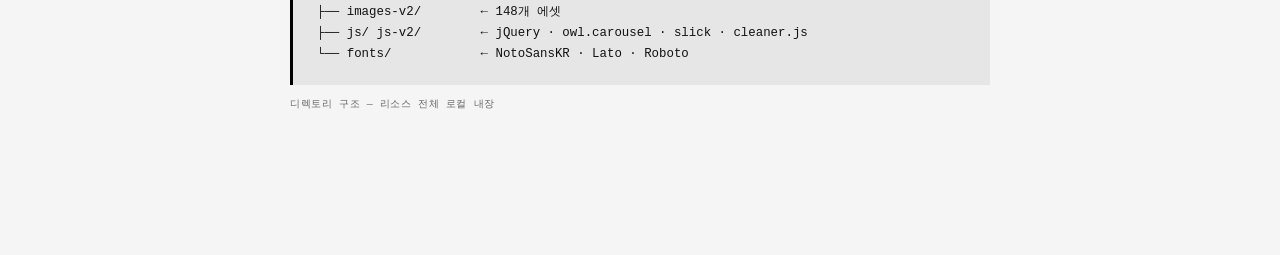
<file: details/cleaning-company.html>
<!DOCTYPE html>
<html lang="ko">
<head>
  <meta charset="UTF-8">
  <meta name="viewport" content="width=device-width, initial-scale=1.0">
  <title>Cleaning Co. UI — Luka's Playground</title>
  <link rel="icon" type="image/svg+xml" href="../favicon.svg">
  <link rel="preconnect" href="https://fonts.googleapis.com">
  <link rel="preconnect" href="https://fonts.gstatic.com" crossorigin>
  <link href="https://fonts.googleapis.com/css2?family=Inter:wght@400;500;600;700;900&family=Playfair+Display:wght@700;900&display=swap" rel="stylesheet">
  <link rel="stylesheet" href="detail.css">
</head>
<body>
<div class="page">

  <header class="top-bar">
    <a href="../index.html" class="site-name">Luka's Playground</a>
    <a href="../index.html#projects" class="back-link">← Work</a>
  </header>

  <div class="project-header">
    <p class="project-label">UI Publishing</p>
    <h1 class="project-title">Cleaning<br>Co. UI</h1>
    <p class="project-tags">HTML · CSS · jQuery · Responsive</p>
  </div>

  <section class="section">
    <p class="section-label">— Overview</p>
    <p class="section-text">
      입주청소 정보 플랫폼 '클린벨(Cleanbell)'의 사용자 화면 전체를 퍼블리싱한 작업물.
      디자인 시안을 바탕으로 메인·랜딩·업체 탐색·신청·마이페이지까지
      14개 페이지를 HTML/CSS로 구현했다.
    </p>
    <p class="section-text">
      PC·모바일 반응형(640px 기준)을 CSS 분리 방식으로 작성했으며,
      owl.carousel · slick · jQuery UI datepicker 등 외부 라이브러리를
      레이아웃에 맞게 커스터마이징했다.
    </p>
  </section>

  <section class="section">
    <p class="section-label">— Pages</p>
    <ol class="flow-list">
      <li><strong>Main</strong> — 플랫폼 진입점. 카운팅 애니메이션, owl.carousel 배너, 업체 탐색 CTA.</li>
      <li><strong>Landing</strong> — 파트너 업체 가입신청 랜딩. slick 슬라이더 사용 후기, 요금제 안내.</li>
      <li><strong>Company List A / B</strong> — 필터(지역·청소종류·날짜) + 업체 목록. A는 리스트형, B는 지도 병렬형.</li>
      <li><strong>Select Company</strong> — 업체 비교 선택 플로우.</li>
      <li><strong>Ranking</strong> — 신뢰 랭킹 배너 + 순위별 업체 카드.</li>
      <li><strong>Company Detail A / B / C</strong> — 업체 상세. 시공 갤러리, 리뷰, 서비스 탭을 버전별로 구현.</li>
      <li><strong>Apply Detail A / B / C</strong> — 신청 내역 확인. 진행 단계 UI, 견적 상세 구성.</li>
      <li><strong>Rate Calculate</strong> — 평형·옵션 입력 기반 청소 요금 계산기.</li>
      <li><strong>My Page</strong> — 신청 내역·리뷰·포인트 탭 마이페이지.</li>
    </ol>
  </section>

  <section class="section">
    <p class="section-label">— Structure</p>
    <p class="section-text">
      CSS는 공통(<code>default.css</code>) · 컴포넌트(<code>cleaner.css</code>) ·
      반응형(<code>cleaner-640.css</code>) · 서브페이지(<code>cleaner-sub.css</code>)로
      4파일 분리해 관리했다.
    </p>
    <div class="code-block"><pre>html/
├── cleaner/          ← HTML 14개
│   ├── cleaner_main.html
│   ├── cleaner_landing.html
│   ├── companyList_01~02.html
│   ├── companyDetail_01~03-1.html
│   ├── applyDetail_01~03.html
│   ├── selectCompany.html
│   ├── ranking.html
│   ├── ratecalculate.html
│   └── mypage.html
├── css-v4/           ← cleaner.css · cleaner-640.css (반응형)
│                        cleaner-sub.css · cleaner-sub-640.css
├── css-v2/           ← reset · default · 라이브러리 CSS
├── images-v4/        ← 335개 에셋
├── images-v2/        ← 148개 에셋
├── js/ js-v2/        ← jQuery · owl.carousel · slick · cleaner.js
└── fonts/            ← NotoSansKR · Lato · Roboto</pre></div>
    <p class="code-caption">디렉토리 구조 — 리소스 전체 로컬 내장</p>
  </section>

  <div class="cta">
    <a href="https://lukaplayground.github.io/cleaning-co-demo/" target="_blank" rel="noopener" class="cta-link">Live Demo →</a>
  </div>

</div>
</body>
</html>
</file>
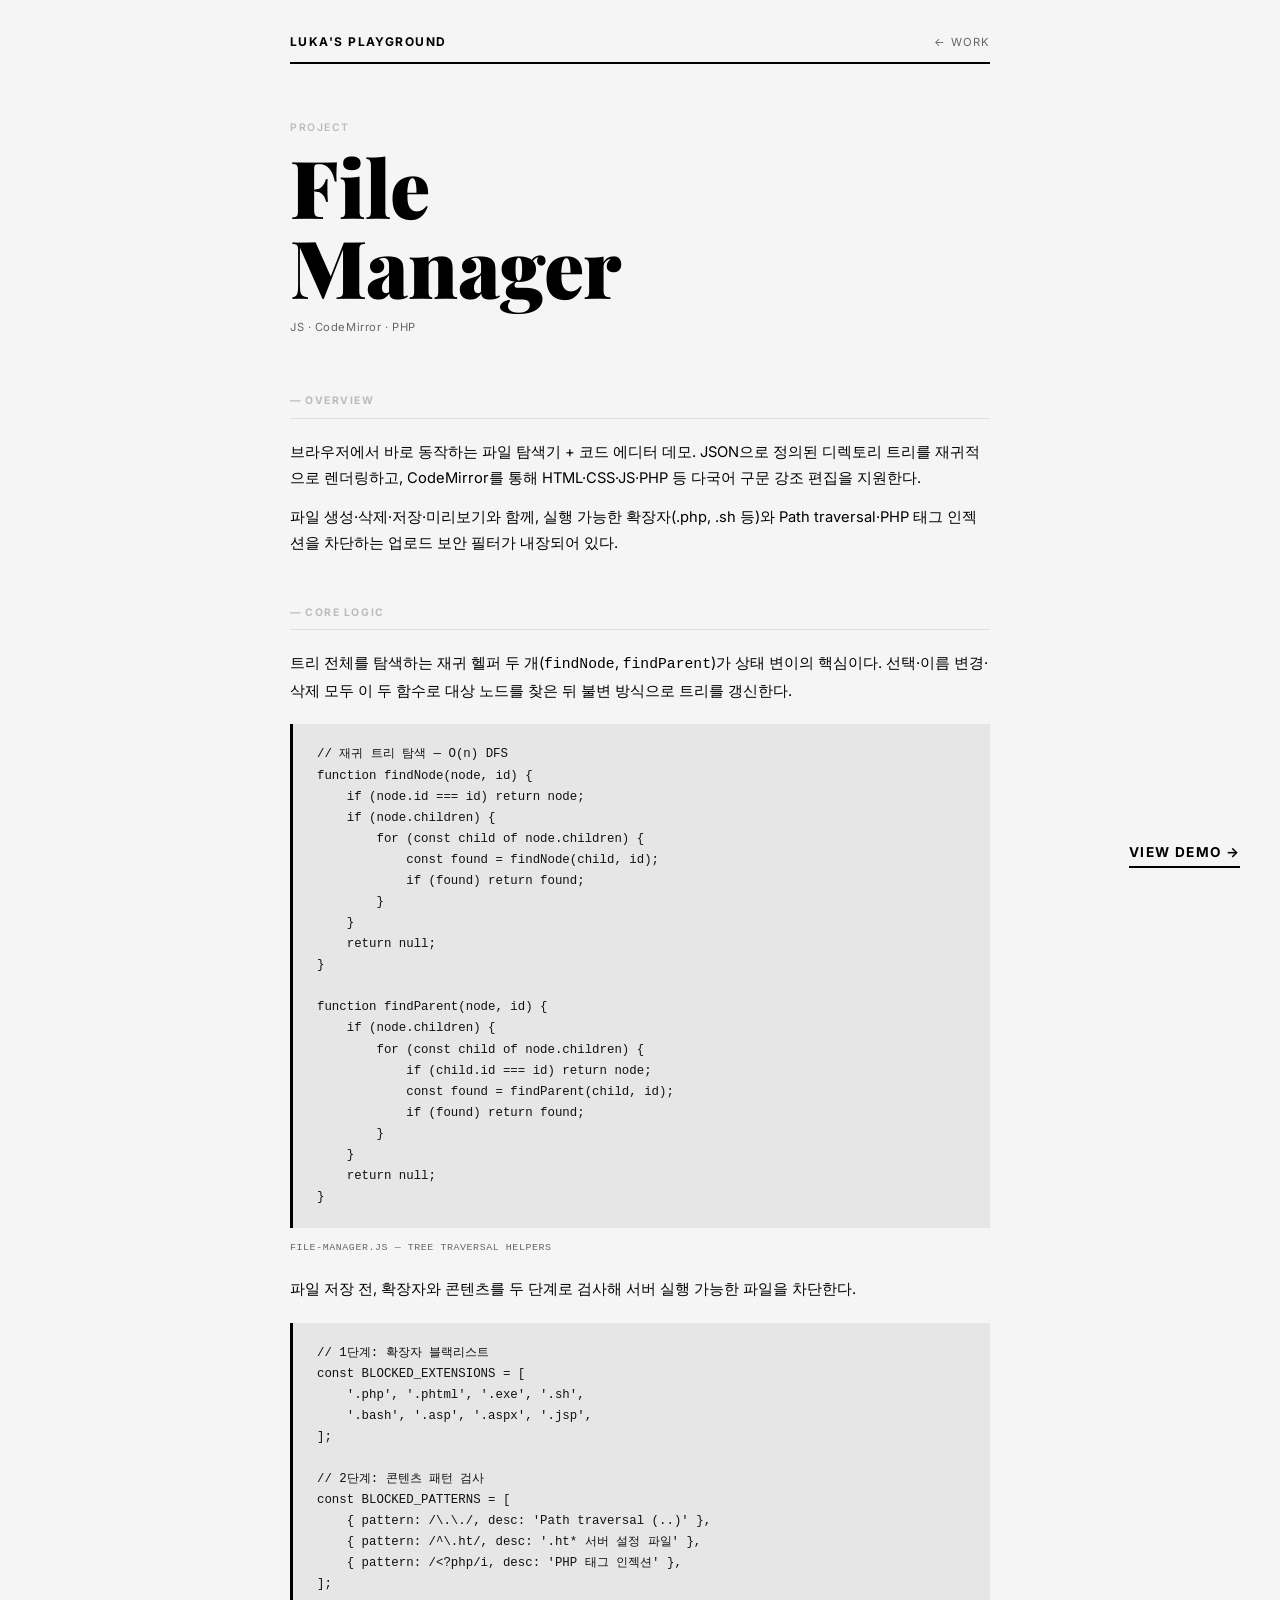
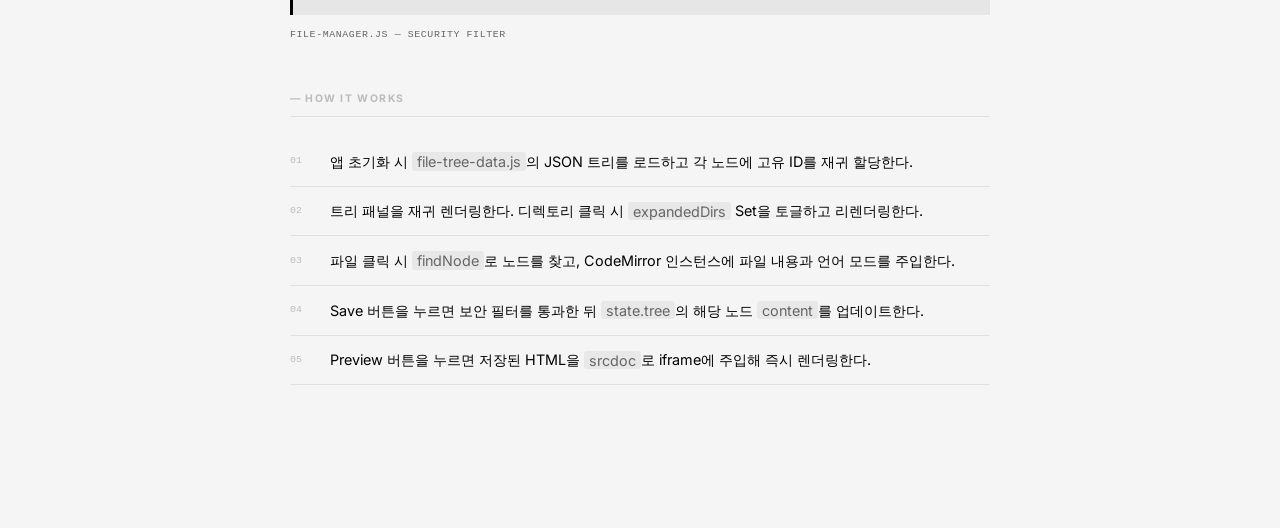
<file: details/file-manager.html>
<!DOCTYPE html>
<html lang="ko">
<head>
  <meta charset="UTF-8">
  <meta name="viewport" content="width=device-width, initial-scale=1.0">
  <title>File Manager — Luka's Playground</title>
  <link rel="icon" type="image/svg+xml" href="../favicon.svg">
  <link rel="preconnect" href="https://fonts.googleapis.com">
  <link rel="preconnect" href="https://fonts.gstatic.com" crossorigin>
  <link href="https://fonts.googleapis.com/css2?family=Inter:wght@400;500;600;700;900&family=Playfair+Display:wght@700;900&display=swap" rel="stylesheet">
  <link rel="stylesheet" href="detail.css">
</head>
<body>
<div class="page">

  <header class="top-bar">
    <a href="../index.html" class="site-name">Luka's Playground</a>
    <a href="../index.html#projects" class="back-link">← Work</a>
  </header>

  <div class="project-header">
    <p class="project-label">Project</p>
    <h1 class="project-title">File<br>Manager</h1>
    <p class="project-tags">JS · CodeMirror · PHP</p>
  </div>

  <section class="section">
    <p class="section-label">— Overview</p>
    <p class="section-text">
      브라우저에서 바로 동작하는 파일 탐색기 + 코드 에디터 데모.
      JSON으로 정의된 디렉토리 트리를 재귀적으로 렌더링하고,
      CodeMirror를 통해 HTML·CSS·JS·PHP 등 다국어 구문 강조 편집을 지원한다.
    </p>
    <p class="section-text">
      파일 생성·삭제·저장·미리보기와 함께, 실행 가능한 확장자(.php, .sh 등)와
      Path traversal·PHP 태그 인젝션을 차단하는 업로드 보안 필터가 내장되어 있다.
    </p>
  </section>

  <section class="section">
    <p class="section-label">— Core Logic</p>
    <p class="section-text">
      트리 전체를 탐색하는 재귀 헬퍼 두 개(<code>findNode</code>, <code>findParent</code>)가
      상태 변이의 핵심이다. 선택·이름 변경·삭제 모두 이 두 함수로 대상 노드를 찾은 뒤
      불변 방식으로 트리를 갱신한다.
    </p>
    <div class="code-block"><pre>// 재귀 트리 탐색 — O(n) DFS
function findNode(node, id) {
    if (node.id === id) return node;
    if (node.children) {
        for (const child of node.children) {
            const found = findNode(child, id);
            if (found) return found;
        }
    }
    return null;
}

function findParent(node, id) {
    if (node.children) {
        for (const child of node.children) {
            if (child.id === id) return node;
            const found = findParent(child, id);
            if (found) return found;
        }
    }
    return null;
}</pre></div>
    <p class="code-caption">file-manager.js — tree traversal helpers</p>

    <p class="section-text">
      파일 저장 전, 확장자와 콘텐츠를 두 단계로 검사해 서버 실행 가능한 파일을 차단한다.
    </p>
    <div class="code-block"><pre>// 1단계: 확장자 블랙리스트
const BLOCKED_EXTENSIONS = [
    '.php', '.phtml', '.exe', '.sh',
    '.bash', '.asp', '.aspx', '.jsp',
];

// 2단계: 콘텐츠 패턴 검사
const BLOCKED_PATTERNS = [
    { pattern: /\.\./, desc: 'Path traversal (..)' },
    { pattern: /^\.ht/, desc: '.ht* 서버 설정 파일' },
    { pattern: /&lt;?php/i, desc: 'PHP 태그 인젝션' },
];</pre></div>
    <p class="code-caption">file-manager.js — security filter</p>
  </section>

  <section class="section">
    <p class="section-label">— How It Works</p>
    <ol class="flow-list">
      <li>앱 초기화 시 <code>file-tree-data.js</code>의 JSON 트리를 로드하고 각 노드에 고유 ID를 재귀 할당한다.</li>
      <li>트리 패널을 재귀 렌더링한다. 디렉토리 클릭 시 <code>expandedDirs</code> Set을 토글하고 리렌더링한다.</li>
      <li>파일 클릭 시 <code>findNode</code>로 노드를 찾고, CodeMirror 인스턴스에 파일 내용과 언어 모드를 주입한다.</li>
      <li>Save 버튼을 누르면 보안 필터를 통과한 뒤 <code>state.tree</code>의 해당 노드 <code>content</code>를 업데이트한다.</li>
      <li>Preview 버튼을 누르면 저장된 HTML을 <code>srcdoc</code>로 iframe에 주입해 즉시 렌더링한다.</li>
    </ol>
  </section>

  <div class="cta">
    <a href="../demos/file-manager/index.html" class="cta-link">View Demo →</a>
  </div>

</div>
</body>
</html>
</file>
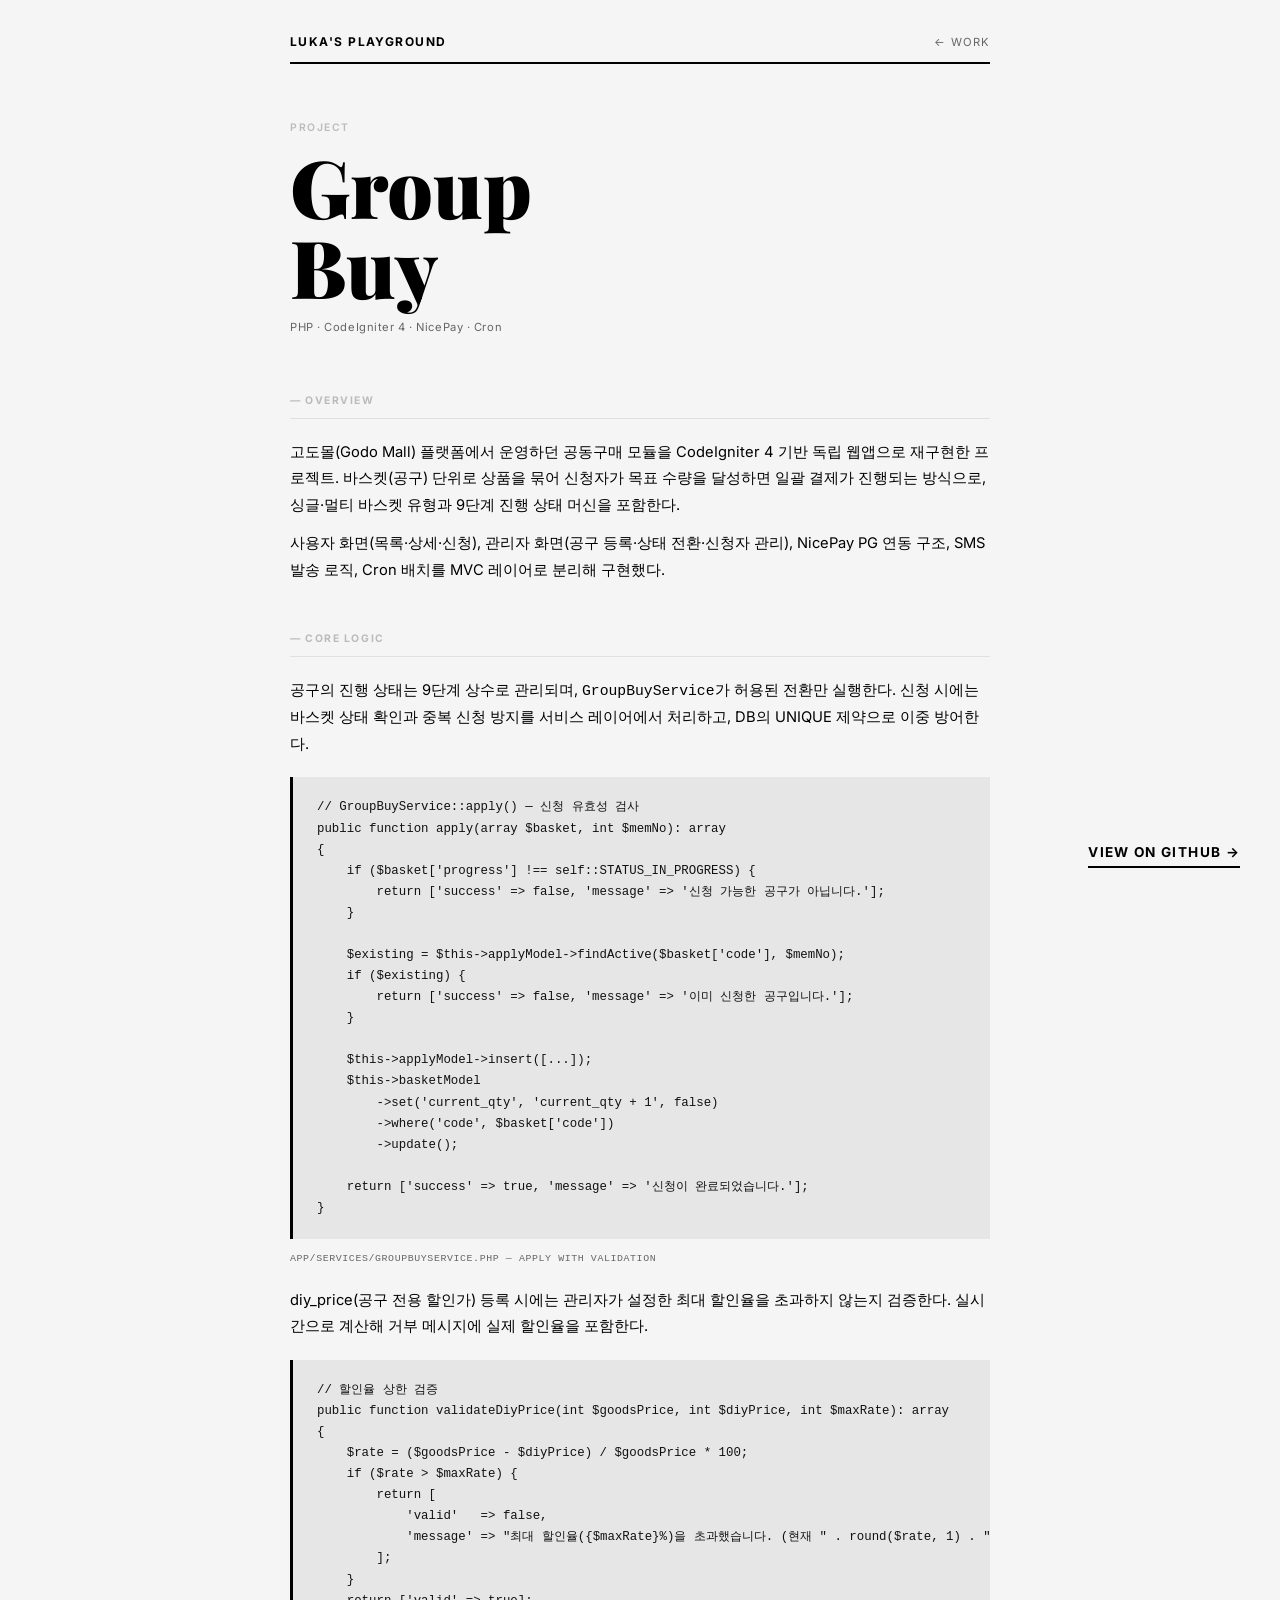
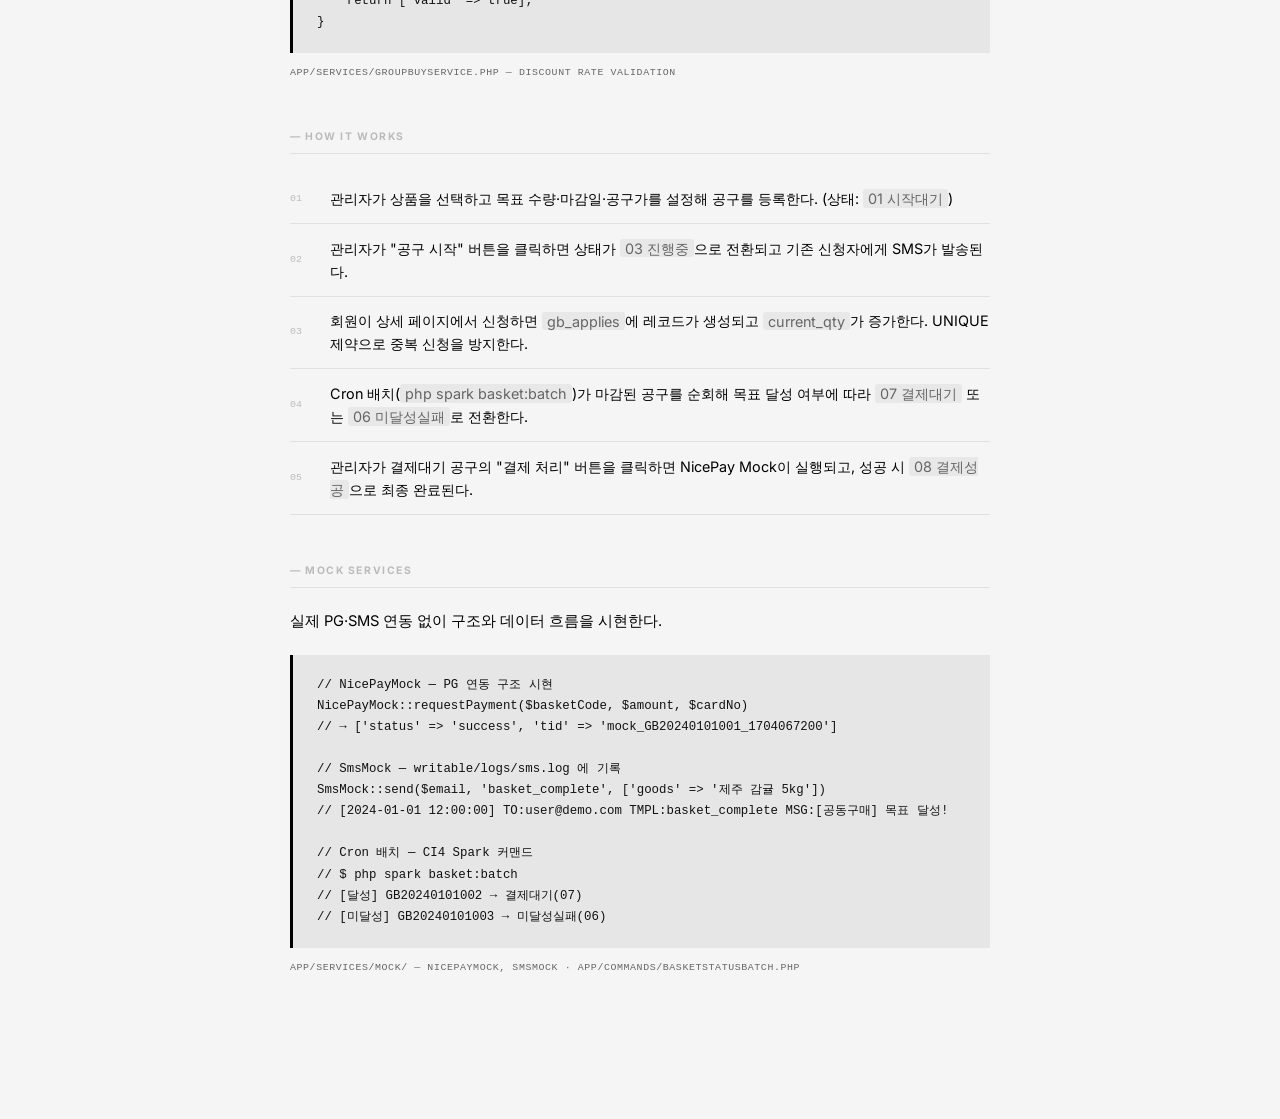
<file: details/group-buy.html>
<!DOCTYPE html>
<html lang="ko">
<head>
  <meta charset="UTF-8">
  <meta name="viewport" content="width=device-width, initial-scale=1.0">
  <title>Group Buy — Luka's Playground</title>
  <link rel="icon" type="image/svg+xml" href="../favicon.svg">
  <link rel="preconnect" href="https://fonts.googleapis.com">
  <link rel="preconnect" href="https://fonts.gstatic.com" crossorigin>
  <link href="https://fonts.googleapis.com/css2?family=Inter:wght@400;500;600;700;900&family=Playfair+Display:wght@700;900&display=swap" rel="stylesheet">
  <link rel="stylesheet" href="detail.css">
</head>
<body>
<div class="page">

  <header class="top-bar">
    <a href="../index.html" class="site-name">Luka's Playground</a>
    <a href="../index.html#projects" class="back-link">← Work</a>
  </header>

  <div class="project-header">
    <p class="project-label">Project</p>
    <h1 class="project-title">Group<br>Buy</h1>
    <p class="project-tags">PHP · CodeIgniter 4 · NicePay · Cron</p>
  </div>

  <section class="section">
    <p class="section-label">— Overview</p>
    <p class="section-text">
      고도몰(Godo Mall) 플랫폼에서 운영하던 공동구매 모듈을 CodeIgniter 4 기반
      독립 웹앱으로 재구현한 프로젝트.
      바스켓(공구) 단위로 상품을 묶어 신청자가 목표 수량을 달성하면 일괄 결제가
      진행되는 방식으로, 싱글·멀티 바스켓 유형과 9단계 진행 상태 머신을 포함한다.
    </p>
    <p class="section-text">
      사용자 화면(목록·상세·신청), 관리자 화면(공구 등록·상태 전환·신청자 관리),
      NicePay PG 연동 구조, SMS 발송 로직, Cron 배치를 MVC 레이어로 분리해 구현했다.
    </p>
  </section>

  <section class="section">
    <p class="section-label">— Core Logic</p>
    <p class="section-text">
      공구의 진행 상태는 9단계 상수로 관리되며, <code>GroupBuyService</code>가
      허용된 전환만 실행한다. 신청 시에는 바스켓 상태 확인과 중복 신청 방지를
      서비스 레이어에서 처리하고, DB의 UNIQUE 제약으로 이중 방어한다.
    </p>
    <div class="code-block"><pre>// GroupBuyService::apply() — 신청 유효성 검사
public function apply(array $basket, int $memNo): array
{
    if ($basket['progress'] !== self::STATUS_IN_PROGRESS) {
        return ['success' => false, 'message' => '신청 가능한 공구가 아닙니다.'];
    }

    $existing = $this->applyModel->findActive($basket['code'], $memNo);
    if ($existing) {
        return ['success' => false, 'message' => '이미 신청한 공구입니다.'];
    }

    $this->applyModel->insert([...]);
    $this->basketModel
        ->set('current_qty', 'current_qty + 1', false)
        ->where('code', $basket['code'])
        ->update();

    return ['success' => true, 'message' => '신청이 완료되었습니다.'];
}</pre></div>
    <p class="code-caption">app/Services/GroupBuyService.php — apply with validation</p>

    <p class="section-text">
      diy_price(공구 전용 할인가) 등록 시에는 관리자가 설정한 최대 할인율을 초과하지
      않는지 검증한다. 실시간으로 계산해 거부 메시지에 실제 할인율을 포함한다.
    </p>
    <div class="code-block"><pre>// 할인율 상한 검증
public function validateDiyPrice(int $goodsPrice, int $diyPrice, int $maxRate): array
{
    $rate = ($goodsPrice - $diyPrice) / $goodsPrice * 100;
    if ($rate > $maxRate) {
        return [
            'valid'   => false,
            'message' => "최대 할인율({$maxRate}%)을 초과했습니다. (현재 " . round($rate, 1) . "%)",
        ];
    }
    return ['valid' => true];
}</pre></div>
    <p class="code-caption">app/Services/GroupBuyService.php — discount rate validation</p>
  </section>

  <section class="section">
    <p class="section-label">— How It Works</p>
    <ol class="flow-list">
      <li>관리자가 상품을 선택하고 목표 수량·마감일·공구가를 설정해 공구를 등록한다. (상태: <code>01 시작대기</code>)</li>
      <li>관리자가 "공구 시작" 버튼을 클릭하면 상태가 <code>03 진행중</code>으로 전환되고 기존 신청자에게 SMS가 발송된다.</li>
      <li>회원이 상세 페이지에서 신청하면 <code>gb_applies</code>에 레코드가 생성되고 <code>current_qty</code>가 증가한다. UNIQUE 제약으로 중복 신청을 방지한다.</li>
      <li>Cron 배치(<code>php spark basket:batch</code>)가 마감된 공구를 순회해 목표 달성 여부에 따라 <code>07 결제대기</code> 또는 <code>06 미달성실패</code>로 전환한다.</li>
      <li>관리자가 결제대기 공구의 "결제 처리" 버튼을 클릭하면 NicePay Mock이 실행되고, 성공 시 <code>08 결제성공</code>으로 최종 완료된다.</li>
    </ol>
  </section>

  <section class="section">
    <p class="section-label">— Mock Services</p>
    <p class="section-text">
      실제 PG·SMS 연동 없이 구조와 데이터 흐름을 시현한다.
    </p>
    <div class="code-block"><pre>// NicePayMock — PG 연동 구조 시현
NicePayMock::requestPayment($basketCode, $amount, $cardNo)
// → ['status' => 'success', 'tid' => 'mock_GB20240101001_1704067200']

// SmsMock — writable/logs/sms.log 에 기록
SmsMock::send($email, 'basket_complete', ['goods' => '제주 감귤 5kg'])
// [2024-01-01 12:00:00] TO:user@demo.com TMPL:basket_complete MSG:[공동구매] 목표 달성!

// Cron 배치 — CI4 Spark 커맨드
// $ php spark basket:batch
// [달성] GB20240101002 → 결제대기(07)
// [미달성] GB20240101003 → 미달성실패(06)</pre></div>
    <p class="code-caption">app/Services/Mock/ — NicePayMock, SmsMock · app/Commands/BasketStatusBatch.php</p>
  </section>

  <div class="cta">
    <a href="https://github.com/lukaPlayground/group-buy" target="_blank" rel="noopener" class="cta-link">View on GitHub →</a>
  </div>

</div>
</body>
</html>
</file>
<file: styles.css>
/* ── Reset ─────────────────────────────────────────── */
*, *::before, *::after {
  margin: 0; padding: 0; box-sizing: border-box;
}

/* ── Variables ──────────────────────────────────────── */
:root {
  --bg:       #f8f9fa;
  --ink:      #111111;
  --muted:    #a0a0a0;
  --dim:      #555555;
  --rule-lt:  #e2e8f0;
  --accent:   #2563eb;
  --accent-bg:#eff6ff;
  --font-ui:  'Inter', -apple-system, BlinkMacSystemFont, sans-serif;
  --font-hd:  'Playfair Display', Georgia, serif;
}

/* ── Snap container ─────────────────────────────────── */
html, body {
  height: 100%;
  overflow: hidden;
}

body {
  font-family: var(--font-ui);
  background: var(--bg);
  color: var(--ink);
  line-height: 1.5;
}

.snap-container {
  height: 100%;
  overflow-y: scroll;
  scroll-snap-type: y proximity;
  scroll-behavior: smooth;
}

/* ── Shared Container & Section Header ───────────────── */
.container {
  max-width: 1200px;
  margin: 0 auto;
  padding: 0 2.5rem;
}

.section-header {
  font-family: var(--font-ui);
  font-weight: 700;
  font-size: 0.75rem;
  letter-spacing: 0.15em;
  text-transform: uppercase;
  color: var(--ink);
  padding-bottom: 0.8rem;
  border-bottom: 2px solid var(--ink);
  margin-bottom: 2rem;
}

/* ── Animation ──────────────────────────────────────── */
@keyframes fadeIn {
  from { opacity: 0; transform: translateY(20px); }
  to   { opacity: 1; transform: translateY(0); }
}

/* ── Hero ───────────────────────────────────────────── */
.hero {
  scroll-snap-align: start;
  height: 100vh;
  overflow: hidden;
  display: flex;
  flex-direction: column;
  justify-content: space-between;
  padding: 2rem 2.5rem;
}

.hero-top {
  display: flex;
  justify-content: space-between;
  align-items: baseline;
  padding-bottom: 0.6rem;
  border-bottom: 2px solid var(--ink);
}

.hero-logo {
  font-family: var(--font-ui);
  font-weight: 800;
  font-size: 0.8rem;
  letter-spacing: 0.12em;
  text-transform: uppercase;
  color: var(--ink);
}

.hero-role {
  font-family: var(--font-ui);
  font-weight: 500;
  font-size: 0.7rem;
  letter-spacing: 0.15em;
  text-transform: uppercase;
  color: var(--muted);
}

.hero-meta {
  display: flex;
  flex-direction: column;
  align-items: flex-end;
  gap: 0.2rem;
}

.hero-visitors {
  font-family: var(--font-ui);
  font-weight: 500;
  font-size: 0.7rem;
  letter-spacing: 0.12em;
  text-transform: uppercase;
  color: var(--muted);
}

.hero-title-wrap {
  flex: 1;
  display: flex;
  align-items: center;
}

.hero-title {
  font-family: var(--font-hd);
  font-weight: 900;
  font-size: clamp(3.8rem, 9.5vw, 7.5rem);
  line-height: 1.0;
  display: flex;
  flex-direction: column;
}

.hero-title .verb { color: var(--ink); }
.hero-title .mod  { color: #cccccc; }

.hero-bottom {
  display: flex;
  justify-content: space-between;
  align-items: center;
  padding-top: 0.8rem;
  border-top: 2px solid var(--ink);
  animation: fadeIn 0.6s ease-out;
}

.hero-stack {
  font-family: var(--font-ui);
  font-weight: 700;
  font-size: 0.7rem;
  letter-spacing: 0.15em;
  text-transform: uppercase;
  color: var(--ink);
}

.hero-scroll {
  font-family: var(--font-ui);
  font-weight: 500;
  font-size: 0.65rem;
  color: #777;
  letter-spacing: 0.1em;
}

/* ── About & Skills ─────────────────────────────────── */
.about {
  scroll-snap-align: start;
  min-height: 100vh;
  padding: 2rem 2.5rem 4rem;
  display: flex;
  flex-direction: column;
  justify-content: center;
}

.about-grid {
  display: grid;
  grid-template-columns: 1.1fr 1fr;
  gap: 3.5rem;
  align-items: start;
}

.about-title {
  font-family: var(--font-ui);
  font-size: clamp(1.3rem, 2.2vw, 1.8rem);
  font-weight: 500;
  line-height: 1.4;
  color: var(--ink);
  margin-bottom: 1.2rem;
  letter-spacing: -0.02em;
}

.about-title strong {
  font-weight: 800;
  border-bottom: 2px solid var(--ink);
}

.about-text {
  font-size: 0.95rem;
  color: #444;
  line-height: 1.7;
  margin-bottom: 2rem;
  word-break: keep-all;
}

.about-highlights {
  display: flex;
  flex-direction: column;
  gap: 0.8rem;
}

.highlight-item {
  display: flex;
  align-items: center;
  gap: 1rem;
  padding: 0.8rem 1rem;
  background: #ffffff;
  border: 1px solid var(--rule-lt);
  border-radius: 6px;
}

.highlight-num {
  font-family: var(--font-ui);
  font-weight: 800;
  font-size: 0.75rem;
  color: var(--accent);
}

.highlight-text {
  font-size: 0.85rem;
  font-weight: 600;
  color: var(--ink);
}

.about-skills {
  display: flex;
  flex-direction: column;
  gap: 1.5rem;
  background: #ffffff;
  padding: 1.8rem;
  border: 1px solid var(--rule-lt);
  border-radius: 8px;
}

.skill-category {
  font-size: 0.7rem;
  font-weight: 800;
  letter-spacing: 0.12em;
  color: var(--muted);
  margin-bottom: 0.6rem;
  text-transform: uppercase;
}

.skill-tags {
  display: flex;
  flex-wrap: wrap;
  gap: 0.4rem;
}

.skill-tag {
  font-size: 0.75rem;
  font-weight: 600;
  padding: 0.3rem 0.7rem;
  background: #f1f5f9;
  color: #1e293b;
  border-radius: 4px;
  border: 1px solid #e2e8f0;
}

/* ── Projects ───────────────────────────────────────── */
.projects {
  scroll-snap-align: start;
  min-height: 100vh;
  padding: 2rem 2.5rem 4rem;
}

.projects .container {
  max-width: 1200px;
  padding: 0;
}

.project-list {
  display: flex;
  flex-direction: column;
  gap: 1rem;
}

.project-row {
  display: flex;
  justify-content: space-between;
  align-items: center;
  padding: 1.25rem 1.5rem;
  background: #ffffff;
  border: 1px solid var(--rule-lt);
  border-radius: 8px;
  position: relative;
  transition: all 0.25s cubic-bezier(0.16, 1, 0.3, 1);
}

.project-row:hover {
  border-color: #cbd5e1;
  box-shadow: 0 4px 20px rgba(0, 0, 0, 0.05);
  transform: translateY(-2px);
}

.project-info {
  display: flex;
  flex-direction: column;
  gap: 0.5rem;
  max-width: 45%;
}

.project-title-area {
  display: flex;
  flex-direction: column;
  gap: 0.2rem;
}

.project-name {
  font-family: var(--font-ui);
  font-weight: 800;
  font-size: 0.95rem;
  text-transform: uppercase;
  letter-spacing: 0.05em;
  color: var(--ink);
}

.project-desc {
  font-size: 0.8rem;
  color: #64748b;
  font-weight: 500;
}

.project-tags {
  display: flex;
  flex-wrap: wrap;
  gap: 0.35rem;
}

.project-tags .tag {
  font-size: 0.68rem;
  font-weight: 600;
  color: #475569;
  background: #f1f5f9;
  padding: 0.15rem 0.5rem;
  border-radius: 4px;
}

.project-impact {
  display: flex;
  flex-direction: column;
  align-items: flex-start;
  gap: 0.3rem;
  max-width: 35%;
}

.impact-badge {
  font-size: 0.65rem;
  font-weight: 700;
  color: var(--accent);
  background: var(--accent-bg);
  padding: 0.15rem 0.5rem;
  border-radius: 4px;
  letter-spacing: 0.03em;
}

.impact-badge.private-badge {
  color: #d97706;
  background: #fffbeb;
}

.impact-text {
  font-size: 0.82rem;
  font-weight: 600;
  color: #334155;
  line-height: 1.35;
  word-break: keep-all;
}

.project-link {
  display: inline-flex;
  align-items: center;
  gap: 0.4rem;
  font-family: var(--font-ui);
  font-weight: 700;
  font-size: 0.8rem;
  color: var(--ink);
  text-decoration: none;
  padding: 0.6rem 1rem;
  border-radius: 6px;
  background: #f8fafc;
  border: 1px solid var(--rule-lt);
  transition: all 0.2s ease;
  white-space: nowrap;
}

.project-link[href]::after {
  content: '';
  position: absolute;
  inset: 0;
}

.project-row:hover .project-link {
  background: var(--ink);
  color: #ffffff;
  border-color: var(--ink);
}

.project-link.disabled {
  opacity: 0.5;
  cursor: default;
  background: #f1f5f9;
  color: #94a3b8;
  border-color: #e2e8f0;
}

.project-row--more {
  background: #f1f5f9;
  border-style: dashed;
}

.project-row--more .project-name {
  color: var(--dim);
}

a:visited {
  color: inherit;
}

/* ── Contact ────────────────────────────────────────── */
.contact {
  scroll-snap-align: start;
  scroll-snap-stop: always;
  height: 100vh;
  overflow: hidden;
  background: var(--ink);
  display: flex;
  flex-direction: column;
  justify-content: space-between;
  padding: 2rem 2.5rem;
  position: relative;
}

/*
 * Wave-dot pattern: 3 rows of white dots placed along sine curves.
 * Row 1 & 3 share phase 0 (peaks right); row 2 is inverted (phase π).
 * Tile is 120×60 px — rows at y=10, 30, 50 with ±6 px amplitude.
 * Vertical spacing is uniform (20 px) including across tile seams.
 */
.contact::before {
  content: '';
  position: absolute;
  inset: 0;
  pointer-events: none;
  background-image: url("data:image/svg+xml,%3Csvg xmlns='http://www.w3.org/2000/svg' width='120' height='60'%3E%3Ccircle cx='0' cy='10' r='1.5' fill='white' fill-opacity='0.3'/%3E%3Ccircle cx='15' cy='16' r='1.5' fill='white' fill-opacity='0.3'/%3E%3Ccircle cx='30' cy='10' r='1.5' fill='white' fill-opacity='0.3'/%3E%3Ccircle cx='45' cy='4' r='1.5' fill='white' fill-opacity='0.3'/%3E%3Ccircle cx='60' cy='10' r='1.5' fill='white' fill-opacity='0.3'/%3E%3Ccircle cx='75' cy='16' r='1.5' fill='white' fill-opacity='0.3'/%3E%3Ccircle cx='90' cy='10' r='1.5' fill='white' fill-opacity='0.3'/%3E%3Ccircle cx='105' cy='4' r='1.5' fill='white' fill-opacity='0.3'/%3E%3Ccircle cx='0' cy='30' r='1.5' fill='white' fill-opacity='0.3'/%3E%3Ccircle cx='15' cy='24' r='1.5' fill='white' fill-opacity='0.3'/%3E%3Ccircle cx='30' cy='30' r='1.5' fill='white' fill-opacity='0.3'/%3E%3Ccircle cx='45' cy='36' r='1.5' fill='white' fill-opacity='0.3'/%3E%3Ccircle cx='60' cy='30' r='1.5' fill='white' fill-opacity='0.3'/%3E%3Ccircle cx='75' cy='24' r='1.5' fill='white' fill-opacity='0.3'/%3E%3Ccircle cx='90' cy='30' r='1.5' fill='white' fill-opacity='0.3'/%3E%3Ccircle cx='105' cy='36' r='1.5' fill='white' fill-opacity='0.3'/%3E%3Ccircle cx='0' cy='50' r='1.5' fill='white' fill-opacity='0.3'/%3E%3Ccircle cx='15' cy='56' r='1.5' fill='white' fill-opacity='0.3'/%3E%3Ccircle cx='30' cy='50' r='1.5' fill='white' fill-opacity='0.3'/%3E%3Ccircle cx='45' cy='44' r='1.5' fill='white' fill-opacity='0.3'/%3E%3Ccircle cx='60' cy='50' r='1.5' fill='white' fill-opacity='0.3'/%3E%3Ccircle cx='75' cy='56' r='1.5' fill='white' fill-opacity='0.3'/%3E%3Ccircle cx='90' cy='50' r='1.5' fill='white' fill-opacity='0.3'/%3E%3Ccircle cx='105' cy='44' r='1.5' fill='white' fill-opacity='0.3'/%3E%3C/svg%3E");
  background-repeat: repeat;
  background-size: 120px 60px;
}

.contact-header {
  font-family: var(--font-ui);
  font-weight: 400;
  font-size: 0.7rem;
  letter-spacing: 0.15em;
  text-transform: uppercase;
  color: #555;
  padding-bottom: 0.5rem;
  border-bottom: 1px solid #333;
}

.contact-title-wrap {
  flex: 1;
  display: flex;
  align-items: center;
}

.contact-title {
  font-family: var(--font-hd);
  font-weight: 900;
  font-size: clamp(4rem, 10vw, 8rem);
  line-height: 1.0;
  color: #fff;
  animation: fadeIn 0.6s ease-out;
}

.contact-footer {
  display: flex;
  gap: 2rem;
  align-items: center;
  padding-top: 1rem;
  border-top: 1px solid #333;
}

.contact-link {
  font-family: var(--font-ui);
  font-weight: 700;
  font-size: 0.75rem;
  letter-spacing: 0.1em;
  text-transform: uppercase;
  color: #fff;
  text-decoration: none;
  border-bottom: 1px solid #fff;
  padding-bottom: 0.1rem;
}

/* ── Dot Navigator ──────────────────────────────────── */
.dot-nav {
  position: fixed;
  right: 1.5rem;
  top: 50%;
  transform: translateY(-50%);
  display: flex;
  flex-direction: column;
  gap: 0.75rem;
  z-index: 100;
}

/*
 * Dot uses transform:scale for active state instead of width/height.
 * Changing width/height causes reflow + sibling position jitter.
 * scale() is GPU-composited — no reflow.
 */
.dot {
  width: 8px;
  height: 8px;
  border-radius: 50%;
  background: #ccc;
  border: none;
  cursor: pointer;
  padding: 0;
  transition: transform 0.2s ease, background 0.2s ease;
  display: block;
  transform: scale(0.75);
}

.dot.active {
  transform: scale(1);
  background: #000;
}

/* Dark section (Contact) inversion */
.dot-nav.dot-nav--dark .dot        { background: #555; }
.dot-nav.dot-nav--dark .dot.active { background: #fff; }

/* ── Responsive ─────────────────────────────────────── */
@media (max-width: 900px) {
  .about-grid {
    grid-template-columns: 1fr;
    gap: 2rem;
  }

  .project-row {
    flex-direction: column;
    align-items: flex-start;
    gap: 1rem;
  }

  .project-info, .project-impact {
    max-width: 100%;
    width: 100%;
  }

  .project-link {
    align-self: flex-start;
  }
}

@media (max-width: 768px) {
  .snap-container {
    scroll-snap-type: none;
  }

  .hero    { padding: 1.5rem; height: auto; min-height: 100vh; }
  .about   { padding: 2rem 1.5rem; }
  .projects{ padding: 2rem 1.5rem; }
  .contact { padding: 1.5rem; }
  .dot-nav { right: 0.75rem; }
}
</file>
<file: details/detail.css>
/* ── Reset ─────────────────────────────────────────── */
*, *::before, *::after { margin: 0; padding: 0; box-sizing: border-box; }

/* ── Variables ──────────────────────────────────────── */
:root {
  --bg:      #f5f5f5;
  --ink:     #000000;
  --muted:   #bbbbbb;
  --dim:     #666666;
  --rule-lt: #e0e0e0;
  --font-ui: 'Inter', -apple-system, BlinkMacSystemFont, sans-serif;
  --font-hd: 'Playfair Display', Georgia, serif;
  --font-code: 'Menlo', 'Monaco', 'Courier New', monospace;
}

body {
  font-family: var(--font-ui);
  background: var(--bg);
  color: var(--ink);
  line-height: 1.6;
}


/* ── Layout ─────────────────────────────────────────── */
.page {
  max-width: 780px;
  margin: 0 auto;
  padding: 2rem 2.5rem 6rem;
}

/* ── Top Bar ────────────────────────────────────────── */
.top-bar {
  display: flex;
  justify-content: space-between;
  align-items: baseline;
  padding-bottom: 0.6rem;
  border-bottom: 2px solid var(--ink);
  margin-bottom: 3.5rem;
}

.site-name {
  font-weight: 700;
  font-size: 0.75rem;
  letter-spacing: 0.12em;
  text-transform: uppercase;
  color: var(--ink);
  text-decoration: none;
}

.back-link {
  font-size: 0.7rem;
  letter-spacing: 0.1em;
  text-transform: uppercase;
  color: var(--dim);
  text-decoration: none;
  transition: color 0.2s;
}
.back-link:hover { color: var(--ink); }

/* ── Project Header ─────────────────────────────────── */
.project-header {
  margin-bottom: 3.5rem;
}

.project-label {
  font-size: 0.65rem;
  font-weight: 600;
  letter-spacing: 0.15em;
  text-transform: uppercase;
  color: var(--muted);
  margin-bottom: 0.6rem;
}

.project-title {
  font-family: var(--font-hd);
  font-weight: 900;
  font-size: clamp(2.5rem, 7vw, 5rem);
  line-height: 1.0;
  margin-bottom: 0.85rem;
}

.project-tags {
  font-size: 0.7rem;
  color: var(--dim);
  letter-spacing: 0.05em;
}

/* ── Sections ───────────────────────────────────────── */
.section {
  margin-bottom: 3rem;
}

.section-label {
  font-size: 0.65rem;
  font-weight: 700;
  letter-spacing: 0.15em;
  text-transform: uppercase;
  color: var(--muted);
  padding-bottom: 0.5rem;
  border-bottom: 1px solid var(--rule-lt);
  margin-bottom: 1.25rem;
}

.section-text {
  font-size: 0.92rem;
  line-height: 1.8;
  color: var(--ink);
}

.section-text + .section-text {
  margin-top: 0.75rem;
}

/* ── Code Blocks ────────────────────────────────────── */
.code-block {
  background: #e6e6e6;
  border-left: 3px solid var(--ink);
  padding: 1.25rem 1.5rem;
  margin: 1.25rem 0;
  overflow-x: auto;
}

.code-block pre {
  font-family: var(--font-code);
  font-size: 0.775rem;
  line-height: 1.7;
  color: #111;
  white-space: pre;
}

.code-caption {
  font-family: var(--font-code);
  font-size: 0.62rem;
  color: var(--dim);
  letter-spacing: 0.06em;
  text-transform: uppercase;
  margin-top: -0.5rem;
  margin-bottom: 1.25rem;
}

/* ── Flow List ──────────────────────────────────────── */
.flow-list {
  list-style: none;
  counter-reset: flow;
}

.flow-list li {
  counter-increment: flow;
  position: relative;
  display: block;
  padding: 0.8rem 0 0.8rem 2.5rem;
  border-bottom: 1px solid var(--rule-lt);
  font-size: 0.9rem;
  line-height: 1.6;
}

.flow-list li::before {
  content: counter(flow, decimal-leading-zero);
  position: absolute;
  left: 0;
  top: 50%;
  transform: translateY(-50%);
  font-family: var(--font-code);
  font-size: 0.62rem;
  color: var(--muted);
}

/* ── Inline code inside flow-list ──────────────────── */
.flow-list li code {
  display: inline;
  font-family: inherit;
  font-size: inherit;
  background: #e8e8e8;
  color: var(--dim);
  padding: 0.05em 0.35em;
  border-radius: 3px;
}

/* ── CTA (fixed bottom-right) ───────────────────────── */
.cta {
  position: fixed;
  bottom: 2rem;
  right: 2.5rem;
  z-index: 50;
}

.cta-link {
  display: inline-block;
  font-weight: 700;
  font-size: 0.85rem;
  letter-spacing: 0.1em;
  text-transform: uppercase;
  color: var(--ink);
  text-decoration: none;
  border-bottom: 2px solid var(--ink);
  padding-bottom: 0.15rem;
  transition: opacity 0.2s;
}
.cta-link:hover { opacity: 0.45; }

/* ── Responsive ─────────────────────────────────────── */
@media (max-width: 768px) {
  .page { padding: 1.5rem 1.5rem 4rem; }
}
</file>
